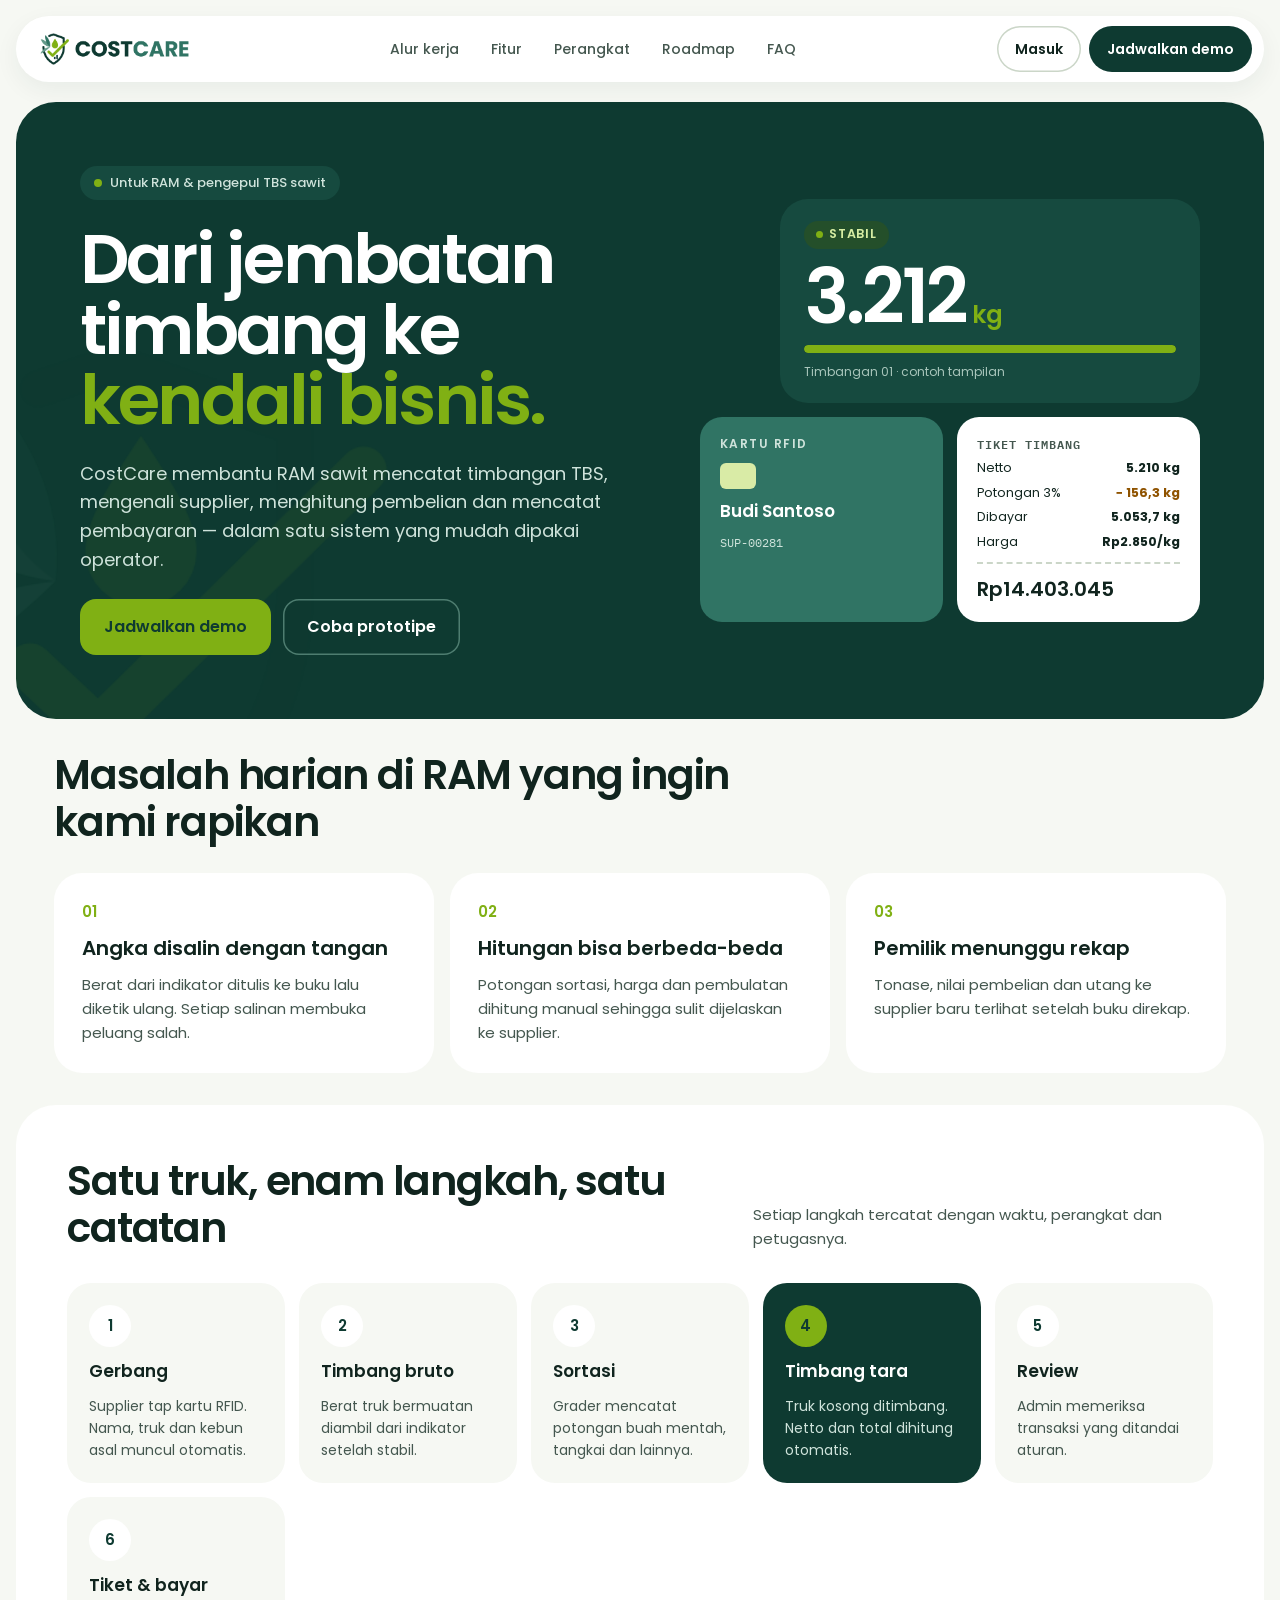
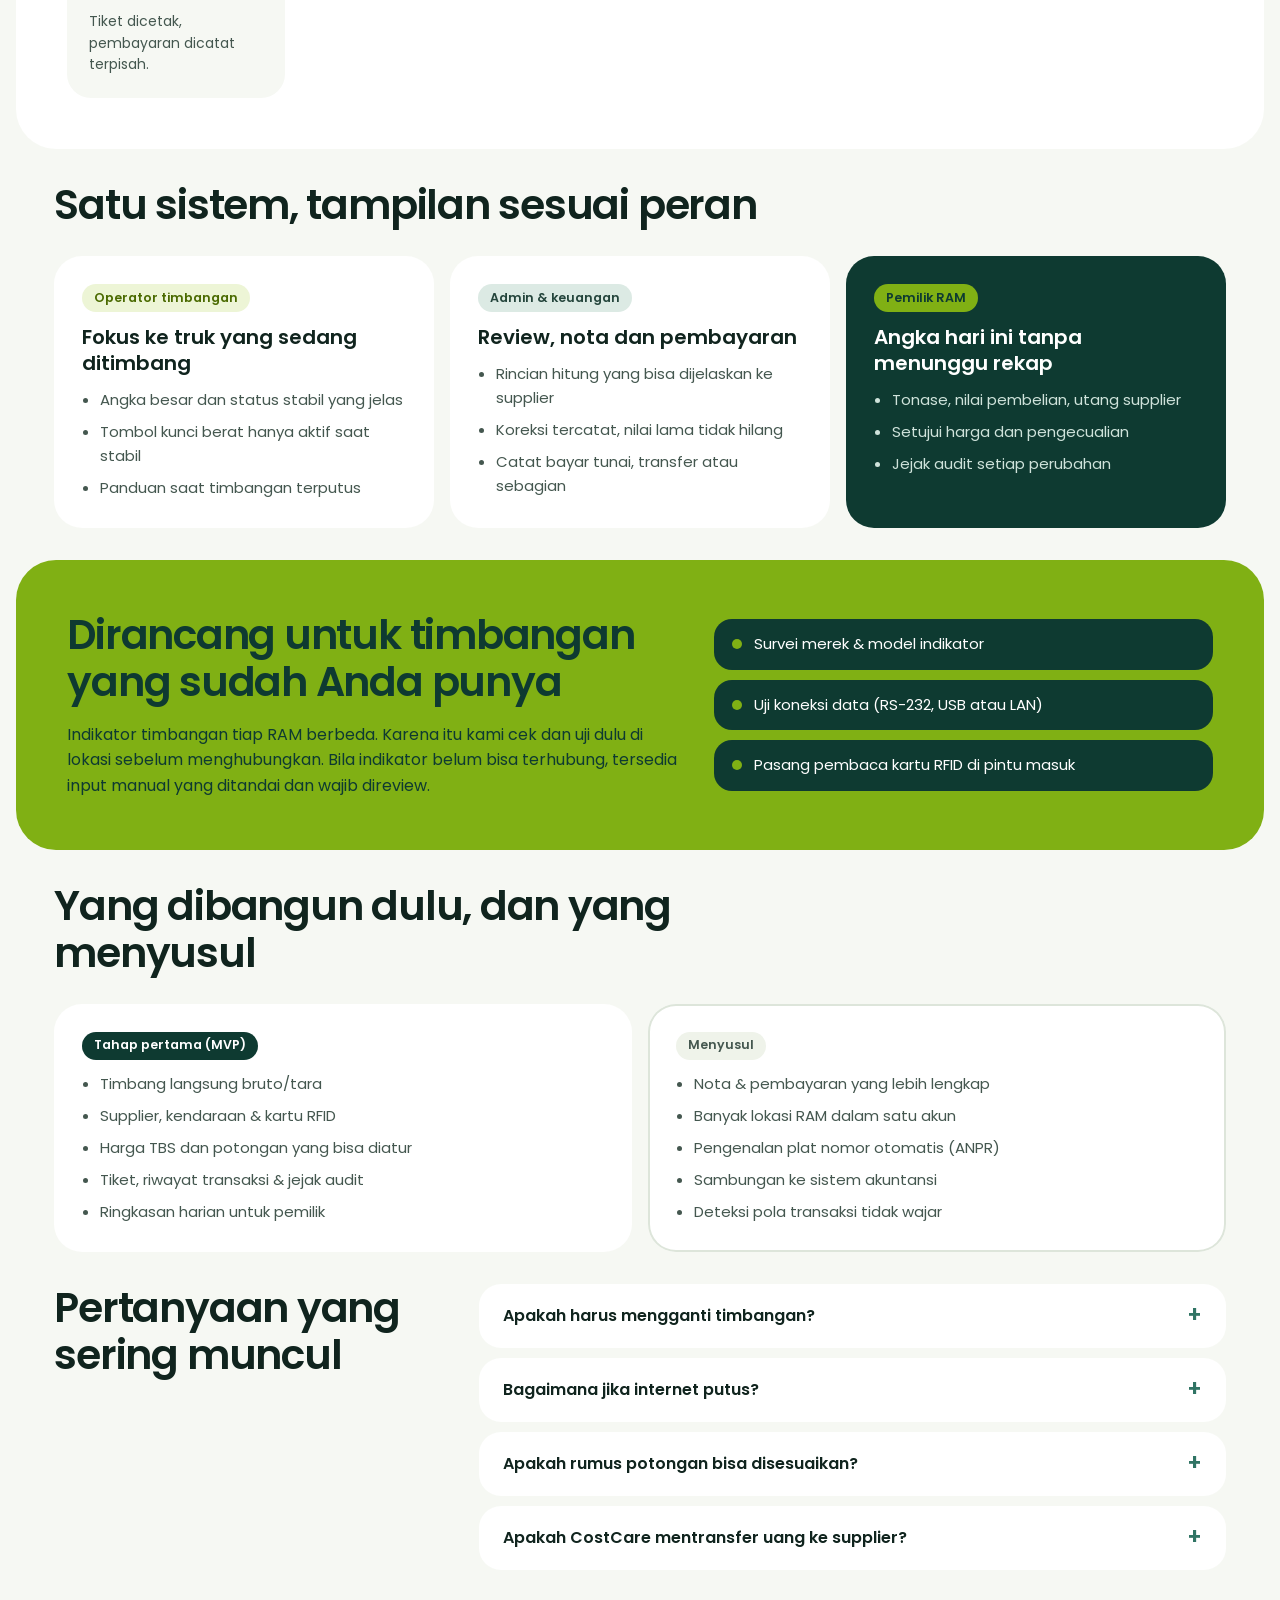
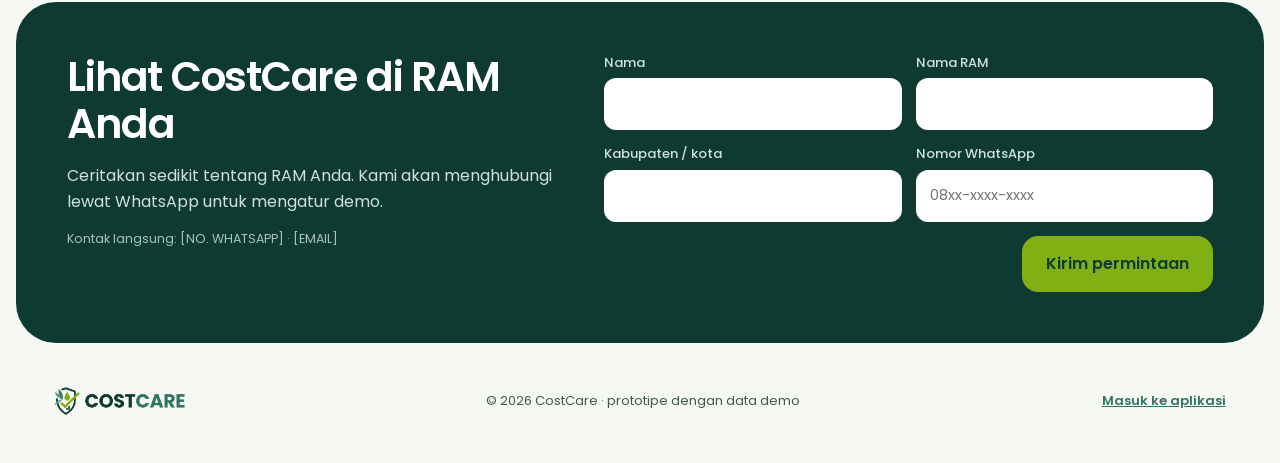
<file: index.html>
<!doctype html>
<html lang="id">
<head>
  <meta charset="utf-8">
  <meta name="viewport" content="width=device-width, initial-scale=1">
  <title>CostCare — Sistem Timbang &amp; Pembelian TBS untuk RAM Sawit</title>
  <meta name="description" content="CostCare membantu RAM sawit mencatat timbangan TBS, mengenali supplier, menghitung pembelian dan mencatat pembayaran dalam satu sistem.">
  <link rel="icon" href="assets/img/favicon.png">
  <link rel="preconnect" href="https://fonts.googleapis.com">
  <link rel="preconnect" href="https://fonts.gstatic.com" crossorigin>
  <link href="https://fonts.googleapis.com/css2?family=IBM+Plex+Mono:wght@500;600&family=Poppins:wght@400;500;600;700&display=swap" rel="stylesheet">
  <link rel="stylesheet" href="assets/css/base.css?v=2">
  <link rel="stylesheet" href="assets/css/site.css?v=2">
</head>
<body class="site">
<a href="#konten" class="sr-only">Lewati ke konten</a>
<div class="site-wrap">

  <header class="site-header container" id="site-header">
    <a class="brand" href="index.html"><img src="assets/img/costcare-logo.png" alt="CostCare"></a>
    <button type="button" class="menu-toggle" id="menu-toggle" aria-expanded="false" aria-controls="site-nav" aria-label="Buka menu">
      <svg width="20" height="20" viewBox="0 0 24 24" fill="none" stroke="currentColor" stroke-width="2" stroke-linecap="round" aria-hidden="true"><path d="M4 7h16M4 12h16M4 17h16"/></svg>
    </button>
    <nav class="site-nav" id="site-nav" aria-label="Navigasi situs">
      <a href="#alur">Alur kerja</a>
      <a href="#peran">Fitur</a>
      <a href="#perangkat">Perangkat</a>
      <a href="#roadmap">Roadmap</a>
      <a href="#faq">FAQ</a>
    </nav>
    <div class="site-cta">
      <a class="btn btn-outline btn-pill" href="masuk.html">Masuk</a>
      <a class="btn btn-dark btn-pill" href="#demo">Jadwalkan demo</a>
    </div>
  </header>

  <main id="konten" class="col" style="gap:32px">
    <section class="hero container" aria-labelledby="hero-title">
      <img class="watermark" src="assets/img/costcare-mark.png" alt="" style="left:-140px;bottom:-180px;width:520px">
      <div class="hero-copy">
        <span class="eyebrow-pill"><i></i>Untuk RAM &amp; pengepul TBS sawit</span>
        <h1 id="hero-title">Dari jembatan timbang ke <em>kendali bisnis.</em></h1>
        <p class="lead">CostCare membantu RAM sawit mencatat timbangan TBS, mengenali supplier, menghitung pembelian dan mencatat pembayaran — dalam satu sistem yang mudah dipakai operator.</p>
        <div class="hero-actions">
          <a class="btn btn-primary btn-lg btn-pill" href="#demo">Jadwalkan demo</a>
          <a class="btn btn-lg btn-pill btn-ghost-dark" href="masuk.html">Coba prototipe</a>
        </div>
      </div>
      <div class="hero-visual" aria-hidden="true">
        <div class="hv-weight">
          <span class="chip chip-lime" style="align-self:flex-start;background:#244F2A;color:#D7EDA3;letter-spacing:.06em"><span class="dot" style="background:var(--lime)"></span>STABIL</span>
          <span class="w" id="hero-weight">3.210<span> kg</span></span>
          <div class="stab-bar" style="height:8px;border-radius:999px;background:var(--forest);overflow:hidden"><i style="display:block;width:100%;height:100%;background:var(--lime);border-radius:999px"></i></div>
          <span class="xs" style="color:var(--on-dark)">Timbangan 01 · contoh tampilan</span>
        </div>
        <div class="hv-row">
          <div class="rfid-card" style="position:relative;overflow:hidden;background:var(--teal);color:#fff;border-radius:22px;padding:18px 20px;display:flex;flex-direction:column;gap:10px">
            <span class="xs" style="font-weight:600;letter-spacing:.12em;color:var(--on-dark-2)">KARTU RFID</span>
            <span style="width:36px;height:26px;border-radius:6px;background:#D9EBA6"></span>
            <span style="font-size:17px;font-weight:600">Budi Santoso</span>
            <span class="mono xs" style="color:var(--on-dark-2)">SUP-00281</span>
          </div>
          <div class="hv-ticket">
            <span class="mono xs strong" style="letter-spacing:.08em;color:var(--ink-2)">TIKET TIMBANG</span>
            <span class="r"><span>Netto</span><b>5.210 kg</b></span>
            <span class="r"><span>Potongan 3%</span><b class="warn-text">− 156,3 kg</b></span>
            <span class="r"><span>Dibayar</span><b>5.053,7 kg</b></span>
            <span class="r"><span>Harga</span><b>Rp2.850/kg</b></span>
            <span style="height:0;border-top:2px dashed var(--line-2);margin:4px 0"></span>
            <span style="font-size:20px;font-weight:600">Rp14.403.045</span>
          </div>
        </div>
      </div>
    </section>

    <section class="container section-pad col" style="gap:28px" aria-labelledby="masalah">
      <h2 class="section-title" id="masalah">Masalah harian di RAM yang ingin kami rapikan</h2>
      <div class="feature-grid">
        <div class="feature"><span class="n">01</span><h3>Angka disalin dengan tangan</h3><p>Berat dari indikator ditulis ke buku lalu diketik ulang. Setiap salinan membuka peluang salah.</p></div>
        <div class="feature"><span class="n">02</span><h3>Hitungan bisa berbeda-beda</h3><p>Potongan sortasi, harga dan pembulatan dihitung manual sehingga sulit dijelaskan ke supplier.</p></div>
        <div class="feature"><span class="n">03</span><h3>Pemilik menunggu rekap</h3><p>Tonase, nilai pembelian dan utang ke supplier baru terlihat setelah buku direkap.</p></div>
      </div>
    </section>

    <section class="band container" id="alur" aria-labelledby="judul-alur">
      <div style="display:flex;flex-wrap:wrap;align-items:flex-end;justify-content:space-between;gap:16px">
        <h2 class="section-title" id="judul-alur" style="max-width:640px">Satu truk, enam langkah, satu catatan</h2>
        <p class="section-lead">Setiap langkah tercatat dengan waktu, perangkat dan petugasnya.</p>
      </div>
      <ol class="steps">
        <li><span class="n">1</span><h3>Gerbang</h3><p>Supplier tap kartu RFID. Nama, truk dan kebun asal muncul otomatis.</p></li>
        <li><span class="n">2</span><h3>Timbang bruto</h3><p>Berat truk bermuatan diambil dari indikator setelah stabil.</p></li>
        <li><span class="n">3</span><h3>Sortasi</h3><p>Grader mencatat potongan buah mentah, tangkai dan lainnya.</p></li>
        <li class="hi"><span class="n">4</span><h3>Timbang tara</h3><p>Truk kosong ditimbang. Netto dan total dihitung otomatis.</p></li>
        <li><span class="n">5</span><h3>Review</h3><p>Admin memeriksa transaksi yang ditandai aturan.</p></li>
        <li><span class="n">6</span><h3>Tiket &amp; bayar</h3><p>Tiket dicetak, pembayaran dicatat terpisah.</p></li>
      </ol>
    </section>

    <section class="container section-pad col" style="gap:28px" id="peran" aria-labelledby="judul-peran">
      <h2 class="section-title" id="judul-peran">Satu sistem, tampilan sesuai peran</h2>
      <div class="feature-grid">
        <div class="feature"><span class="chip chip-ok" style="align-self:flex-start">Operator timbangan</span><h3>Fokus ke truk yang sedang ditimbang</h3><ul><li>Angka besar dan status stabil yang jelas</li><li>Tombol kunci berat hanya aktif saat stabil</li><li>Panduan saat timbangan terputus</li></ul></div>
        <div class="feature"><span class="chip chip-done" style="align-self:flex-start">Admin &amp; keuangan</span><h3>Review, nota dan pembayaran</h3><ul><li>Rincian hitung yang bisa dijelaskan ke supplier</li><li>Koreksi tercatat, nilai lama tidak hilang</li><li>Catat bayar tunai, transfer atau sebagian</li></ul></div>
        <div class="feature dark"><span class="chip chip-lime" style="align-self:flex-start">Pemilik RAM</span><h3>Angka hari ini tanpa menunggu rekap</h3><ul><li>Tonase, nilai pembelian, utang supplier</li><li>Setujui harga dan pengecualian</li><li>Jejak audit setiap perubahan</li></ul></div>
      </div>
    </section>

    <section class="band lime container" id="perangkat" aria-labelledby="judul-perangkat">
      <div style="flex:1.2 1 400px;display:flex;flex-direction:column;gap:16px">
        <h2 class="section-title" id="judul-perangkat">Dirancang untuk timbangan yang sudah Anda punya</h2>
        <p style="font-size:16px;line-height:1.6">Indikator timbangan tiap RAM berbeda. Karena itu kami cek dan uji dulu di lokasi sebelum menghubungkan. Bila indikator belum bisa terhubung, tersedia input manual yang ditandai dan wajib direview.</p>
      </div>
      <ul class="checklist" style="flex:1 1 320px">
        <li><i></i>Survei merek &amp; model indikator</li>
        <li><i></i>Uji koneksi data (RS-232, USB atau LAN)</li>
        <li><i></i>Pasang pembaca kartu RFID di pintu masuk</li>
      </ul>
    </section>

    <section class="container section-pad col" style="gap:28px" id="roadmap" aria-labelledby="judul-roadmap">
      <h2 class="section-title" id="judul-roadmap">Yang dibangun dulu, dan yang menyusul</h2>
      <div class="feature-grid">
        <div class="feature"><span class="chip chip-dark" style="align-self:flex-start">Tahap pertama (MVP)</span><ul><li>Timbang langsung bruto/tara</li><li>Supplier, kendaraan &amp; kartu RFID</li><li>Harga TBS dan potongan yang bisa diatur</li><li>Tiket, riwayat transaksi &amp; jejak audit</li><li>Ringkasan harian untuk pemilik</li></ul></div>
        <div class="feature" style="box-shadow:inset 0 0 0 2px var(--line)"><span class="chip" style="align-self:flex-start">Menyusul</span><ul><li>Nota &amp; pembayaran yang lebih lengkap</li><li>Banyak lokasi RAM dalam satu akun</li><li>Pengenalan plat nomor otomatis (ANPR)</li><li>Sambungan ke sistem akuntansi</li><li>Deteksi pola transaksi tidak wajar</li></ul></div>
      </div>
    </section>

    <section class="container section-pad" id="faq" aria-labelledby="judul-faq" style="display:flex;flex-wrap:wrap;gap:32px">
      <h2 class="section-title" id="judul-faq" style="flex:1 1 280px">Pertanyaan yang sering muncul</h2>
      <div class="faq" style="flex:2 1 520px">
        <details><summary>Apakah harus mengganti timbangan?</summary><p>Tidak harus. Kami cek dulu apakah indikator yang ada bisa mengirim data. Hasil survei menentukan cara menghubungkannya.</p></details>
        <details><summary>Bagaimana jika internet putus?</summary><p>Kebutuhan kerja tanpa internet sedang kami pelajari bersama RAM percontohan. Detailnya dikonfirmasi sebelum pemasangan.</p></details>
        <details><summary>Apakah rumus potongan bisa disesuaikan?</summary><p>Bisa. Dasar potongan, pembulatan berat dan pembulatan rupiah diatur per RAM, dan setiap perubahannya tercatat.</p></details>
        <details><summary>Apakah CostCare mentransfer uang ke supplier?</summary><p>Tidak. CostCare mencatat pembayaran yang Anda lakukan sendiri lewat tunai atau bank.</p></details>
      </div>
    </section>

    <section class="band dark container" id="demo" aria-labelledby="judul-demo">
      <div style="flex:1 1 340px;display:flex;flex-direction:column;gap:16px">
        <h2 class="section-title" id="judul-demo">Lihat CostCare di RAM Anda</h2>
        <p style="font-size:16px;line-height:1.6;color:var(--on-dark-2)">Ceritakan sedikit tentang RAM Anda. Kami akan menghubungi lewat WhatsApp untuk mengatur demo.</p>
        <span class="small" style="color:var(--on-dark)">Kontak langsung: [NO. WHATSAPP] · [EMAIL]</span>
      </div>
      <form class="demo-form" id="demo-form" novalidate>
        <div class="field"><label for="d-nama">Nama</label><input class="input" id="d-nama" name="nama" autocomplete="name" required></div>
        <div class="field"><label for="d-ram">Nama RAM</label><input class="input" id="d-ram" name="ram" required></div>
        <div class="field"><label for="d-lokasi">Kabupaten / kota</label><input class="input" id="d-lokasi" name="lokasi"></div>
        <div class="field"><label for="d-wa">Nomor WhatsApp</label><input class="input" id="d-wa" name="wa" type="tel" inputmode="tel" autocomplete="tel" placeholder="08xx-xxxx-xxxx" required></div>
        <div class="full" style="display:flex;flex-wrap:wrap;align-items:center;justify-content:space-between;gap:12px">
          <span class="small strong" id="demo-msg" role="status" style="color:var(--on-dark-2)"></span>
          <button type="submit" class="btn btn-primary btn-lg btn-pill">Kirim permintaan</button>
        </div>
      </form>
    </section>
  </main>

  <footer class="site-footer container">
    <img src="assets/img/costcare-logo.png" alt="CostCare">
    <span>© <span id="year">2026</span> CostCare · prototipe dengan data demo</span>
    <a href="masuk.html" class="strong">Masuk ke aplikasi</a>
  </footer>
</div>
<script src="assets/js/store.js?v=2"></script>
<script>
(function () {
  'use strict';
  var header = document.getElementById('site-header');
  var toggle = document.getElementById('menu-toggle');
  document.getElementById('year').textContent = new Date().getFullYear();
  toggle.addEventListener('click', function () {
    var open = header.classList.toggle('open');
    toggle.setAttribute('aria-expanded', String(open));
    toggle.setAttribute('aria-label', open ? 'Tutup menu' : 'Buka menu');
  });
  document.querySelectorAll('.site-nav a, .site-cta a').forEach(function (a) {
    a.addEventListener('click', function () { header.classList.remove('open'); toggle.setAttribute('aria-expanded', 'false'); });
  });

  // angka hero bergerak pelan seperti indikator
  var w = document.getElementById('hero-weight');
  if (!window.matchMedia('(prefers-reduced-motion: reduce)').matches) {
    var vals = [3210, 3212, 3209, 3210, 3211, 3210];
    var i = 0;
    setInterval(function () { i = (i + 1) % vals.length; w.firstChild.textContent = vals[i].toLocaleString('id-ID'); }, 900);
  }

  var form = document.getElementById('demo-form');
  var msg = document.getElementById('demo-msg');
  form.addEventListener('submit', function (e) {
    e.preventDefault();
    var nama = form.nama, ram = form.ram, wa = form.wa, bad = [];
    [nama, ram, wa].forEach(function (el) { el.removeAttribute('aria-invalid'); });
    if (nama.value.trim().length < 3) bad.push(nama);
    if (ram.value.trim().length < 3) bad.push(ram);
    if (!/^[0-9+\-\s]{9,16}$/.test(wa.value.trim())) bad.push(wa);
    if (bad.length) {
      bad.forEach(function (el) { el.setAttribute('aria-invalid', 'true'); });
      msg.style.color = '#F6C2B9';
      msg.textContent = bad[0] === wa ? 'Nomor WhatsApp tidak valid (9–16 digit).' : 'Lengkapi nama dan nama RAM (minimal 3 huruf).';
      bad[0].focus();
      return;
    }
    var S = window.CC.store;
    S.state.demoRequests.push({ at: Date.now(), nama: nama.value.trim(), ram: ram.value.trim(), lokasi: form.lokasi.value.trim(), wa: wa.value.trim() });
    S.commit();
    form.reset();
    msg.style.color = '#D7EDA3';
    msg.textContent = 'Terima kasih! Permintaan tersimpan (prototipe — belum terkirim ke server).';
  });
})();
</script>
</body>
</html>
</file>
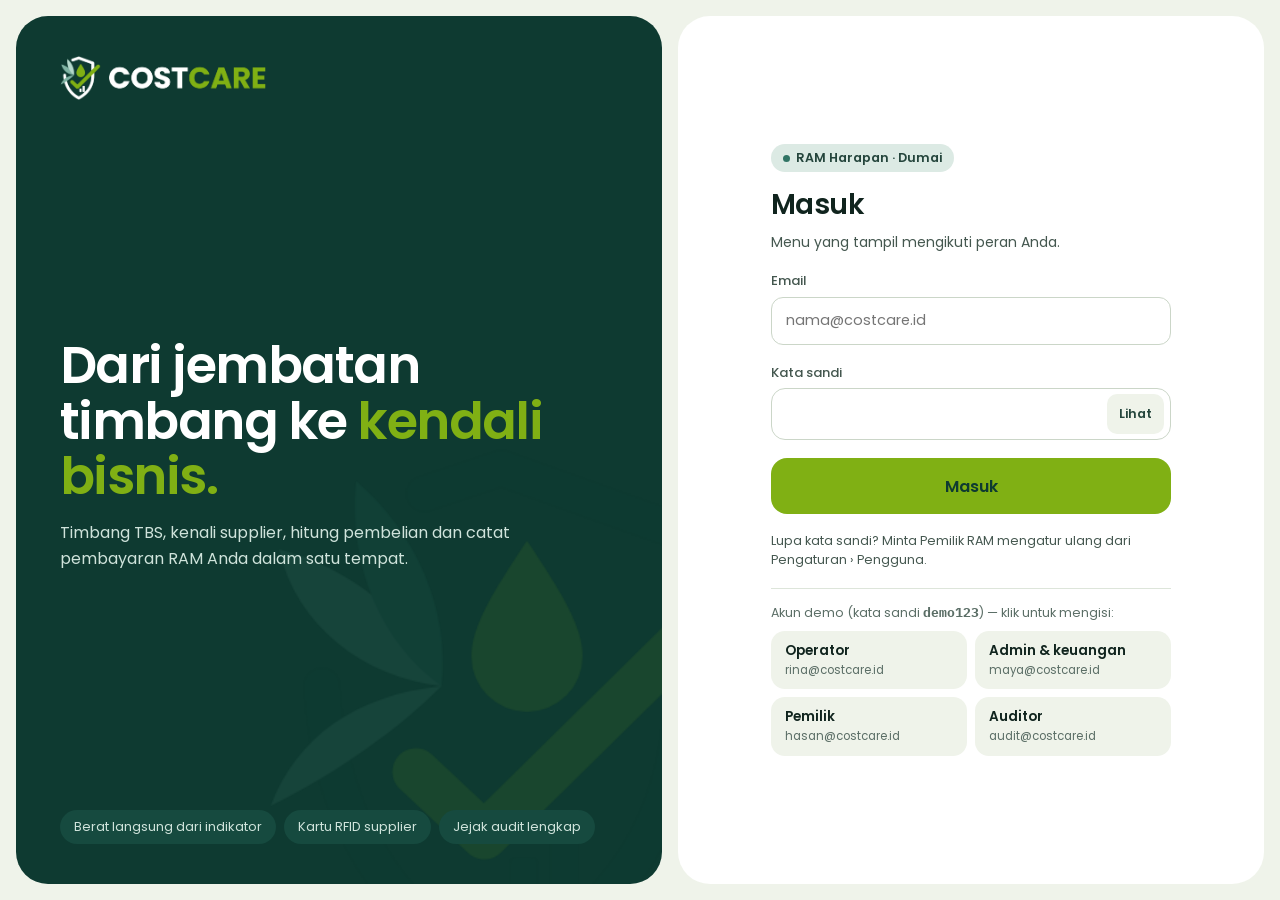
<file: masuk.html>
<!doctype html>
<html lang="id">
<head>
  <meta charset="utf-8">
  <meta name="viewport" content="width=device-width, initial-scale=1">
  <title>Masuk — CostCare</title>
  <meta name="description" content="Masuk ke aplikasi CostCare untuk RAM sawit.">
  <link rel="icon" href="assets/img/favicon.png">
  <link rel="preconnect" href="https://fonts.googleapis.com">
  <link rel="preconnect" href="https://fonts.gstatic.com" crossorigin>
  <link href="https://fonts.googleapis.com/css2?family=IBM+Plex+Mono:wght@400;500;600&family=Poppins:wght@400;500;600;700&display=swap" rel="stylesheet">
  <link rel="stylesheet" href="assets/css/base.css?v=2">
  <link rel="stylesheet" href="assets/css/site.css?v=2">
</head>
<body>
<div class="login">
  <section class="login-art" aria-label="Tentang CostCare">
    <img class="watermark" src="assets/img/costcare-mark.png" alt="" style="right:-120px;bottom:-120px;width:520px;opacity:.1">
    <a href="index.html"><img class="logo" src="assets/img/costcare-logo-ondark.png" alt="CostCare"></a>
    <div style="display:flex;flex-direction:column;gap:16px">
      <h1>Dari jembatan timbang ke <em>kendali bisnis.</em></h1>
      <p>Timbang TBS, kenali supplier, hitung pembelian dan catat pembayaran RAM Anda dalam satu tempat.</p>
    </div>
    <ul>
      <li>Berat langsung dari indikator</li>
      <li>Kartu RFID supplier</li>
      <li>Jejak audit lengkap</li>
    </ul>
  </section>

  <main class="login-main">
    <form class="login-form" id="login-form" novalidate aria-labelledby="login-title">
      <div style="display:flex;flex-direction:column;gap:6px">
        <span class="chip chip-done" id="site-chip" style="align-self:flex-start"><span class="dot"></span>RAM Harapan · Dumai</span>
        <h2 id="login-title" style="margin-top:6px">Masuk</h2>
        <span class="muted-2">Menu yang tampil mengikuti peran Anda.</span>
      </div>
      <div class="field">
        <label for="email">Email</label>
        <input class="input" id="email" name="email" type="email" autocomplete="username" placeholder="nama@costcare.id" required>
      </div>
      <div class="field">
        <label for="password">Kata sandi</label>
        <div class="pw-wrap" id="pw-wrap">
          <input id="password" name="password" type="password" autocomplete="current-password" required>
          <button type="button" id="toggle-pw" aria-pressed="false" aria-controls="password">Lihat</button>
        </div>
      </div>
      <p class="notice bad" id="login-error" role="alert" hidden></p>
      <button type="submit" class="btn btn-primary btn-lg btn-block" id="login-btn">Masuk</button>
      <span class="small muted-2">Lupa kata sandi? Minta Pemilik RAM mengatur ulang dari Pengaturan › Pengguna.</span>

      <div class="demo-accounts">
        <span class="small muted">Akun demo (kata sandi <b class="mono">demo123</b>) — klik untuk mengisi:</span>
        <div class="list">
          <button type="button" class="demo-acc" data-email="rina@costcare.id"><b>Operator</b><small>rina@costcare.id</small></button>
          <button type="button" class="demo-acc" data-email="maya@costcare.id"><b>Admin &amp; keuangan</b><small>maya@costcare.id</small></button>
          <button type="button" class="demo-acc" data-email="hasan@costcare.id"><b>Pemilik</b><small>hasan@costcare.id</small></button>
          <button type="button" class="demo-acc" data-email="audit@costcare.id"><b>Auditor</b><small>audit@costcare.id</small></button>
        </div>
      </div>
    </form>
  </main>
</div>
<script src="assets/js/store.js?v=2"></script>
<script>
(function () {
  'use strict';
  var S = window.CC.store;
  var HOME = { pemilik: 'ringkasan.html', admin: 'ringkasan.html', operator: 'timbang.html', auditor: 'ringkasan.html' };
  var form = document.getElementById('login-form');
  var email = document.getElementById('email');
  var pw = document.getElementById('password');
  var wrap = document.getElementById('pw-wrap');
  var err = document.getElementById('login-error');
  var btn = document.getElementById('login-btn');
  var st = S.state.settings;
  document.getElementById('site-chip').lastChild.textContent = st.site + ' · ' + st.city;

  var params = new URLSearchParams(location.search);
  var next = params.get('next');
  var existing = S.currentUser();
  if (existing && !next) { /* sudah masuk */ }

  function showError(msg) { err.textContent = msg; err.hidden = false; }
  function clearError() { err.hidden = true; email.removeAttribute('aria-invalid'); wrap.classList.remove('invalid'); pw.removeAttribute('aria-invalid'); }

  document.getElementById('toggle-pw').addEventListener('click', function () {
    var show = pw.type === 'password';
    pw.type = show ? 'text' : 'password';
    this.textContent = show ? 'Sembunyikan' : 'Lihat';
    this.setAttribute('aria-pressed', String(show));
  });
  email.addEventListener('input', clearError);
  pw.addEventListener('input', clearError);

  document.querySelectorAll('.demo-acc').forEach(function (b) {
    b.addEventListener('click', function () {
      email.value = b.getAttribute('data-email');
      pw.value = S.DEMO_PASSWORD;
      clearError();
      btn.focus();
    });
  });

  form.addEventListener('submit', function (e) {
    e.preventDefault();
    clearError();
    var bad = false;
    if (!email.value.trim()) { email.setAttribute('aria-invalid', 'true'); bad = true; }
    if (!pw.value) { pw.setAttribute('aria-invalid', 'true'); wrap.classList.add('invalid'); bad = true; }
    if (bad) { showError('Isi email dan kata sandi.'); (email.value.trim() ? pw : email).focus(); return; }
    btn.disabled = true; btn.textContent = 'Memeriksa…';
    setTimeout(function () {
      var u = S.login(email.value, pw.value);
      if (!u) {
        btn.disabled = false; btn.textContent = 'Masuk';
        showError('Email atau kata sandi salah. Coba akun demo di bawah.');
        pw.select();
        return;
      }
      var target = next && /^[a-z]+\.html$/.test(next) ? next : HOME[u.role];
      location.href = 'app/' + target;
    }, 450);
  });
})();
</script>
</body>
</html>
</file>
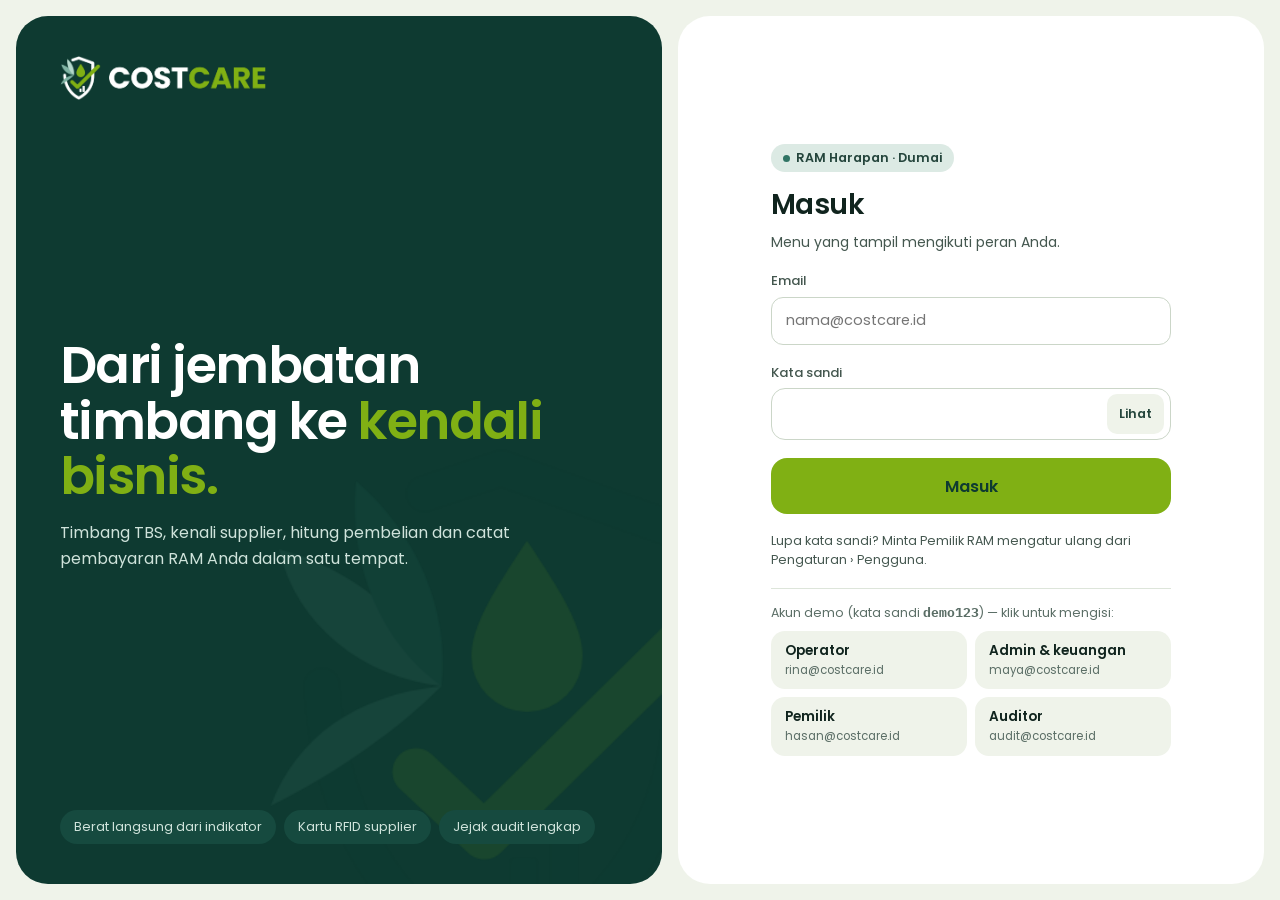
<file: app/harga.html>
<!doctype html>
<html lang="id">
<head>
  <meta charset="utf-8">
  <meta name="viewport" content="width=device-width, initial-scale=1">
  <title>Harga TBS &amp; Potongan — CostCare</title>
  <link rel="icon" href="../assets/img/favicon.png">
  <link rel="preconnect" href="https://fonts.googleapis.com">
  <link rel="preconnect" href="https://fonts.gstatic.com" crossorigin>
  <link href="https://fonts.googleapis.com/css2?family=IBM+Plex+Mono:wght@400;500;600&family=Poppins:wght@400;500;600;700&display=swap" rel="stylesheet">
  <link rel="stylesheet" href="../assets/css/base.css?v=2">
  <link rel="stylesheet" href="../assets/css/app.css?v=2">
</head>
<body>
<div class="shell">
  <header class="topbar" id="topbar"></header>

  <main id="main" class="col">
    <div class="page-head">
      <div>
        <div class="eyebrow">Data master · berlaku untuk transaksi baru</div>
        <h1>Harga TBS &amp; Potongan</h1>
      </div>
      <button type="button" class="btn btn-primary btn-pill" id="propose-btn" hidden>+ Ajukan harga baru</button>
    </div>

    <form class="card" id="propose-form" hidden novalidate>
      <div class="card-head"><h2>Ajukan perubahan harga</h2><span class="small muted-2" id="propose-note"></span></div>
      <div class="form-grid">
        <div class="field"><label for="p-price">Harga baru (Rp/kg)</label><input class="input input-lg" id="p-price" inputmode="numeric" placeholder="cth. 2880"><span class="field-error" id="p-price-err" hidden></span></div>
        <div class="field"><label for="p-from">Berlaku mulai</label><input class="input" id="p-from" type="date"><span class="field-error" id="p-from-err" hidden></span></div>
        <div class="field"><label for="p-reason">Dasar perubahan</label><select class="input" id="p-reason"><option>Harga beli pabrik naik</option><option>Harga beli pabrik turun</option><option>Harga penetapan Disbun</option><option>Kebijakan RAM</option></select></div>
      </div>
      <p class="small muted-2">Transaksi yang sudah dibuat tetap memakai harga lamanya. Harga baru otomatis aktif pada tanggal berlaku.</p>
      <div class="form-actions"><button type="button" class="btn btn-outline" id="propose-cancel">Batal</button><button type="submit" class="btn btn-dark">Kirim pengajuan</button></div>
    </form>

    <div class="row stretch">
      <section class="card card-dark f1" aria-labelledby="t-aktif" style="padding:26px 28px">
        <img class="watermark" src="../assets/img/costcare-mark.png" alt="" style="right:-60px;bottom:-70px;width:260px;opacity:.08">
        <h2 id="t-aktif" style="font-size:14px;font-weight:500;color:var(--on-dark);position:relative">Harga TBS berlaku sekarang</h2>
        <div id="active-price" style="position:relative;display:flex;flex-direction:column;gap:14px"></div>
      </section>
      <section class="card f1" aria-labelledby="t-jadwal">
        <h2 id="t-jadwal">Perubahan terjadwal</h2>
        <div class="col" style="gap:12px;flex:1" id="scheduled"></div>
      </section>
      <section class="card f15" aria-labelledby="t-riwayat">
        <h2 id="t-riwayat">Riwayat harga</h2>
        <div class="bars" id="price-bars" role="img" style="height:180px"></div>
        <span class="xs muted">Tinggi batang dihitung dari selisih terhadap harga terendah. Garis putus = terjadwal.</span>
      </section>
    </div>

    <section class="card" aria-labelledby="t-pot" style="padding:24px 12px 12px">
      <div class="card-head" style="padding:0 12px">
        <div style="display:flex;flex-direction:column;gap:4px">
          <h2 id="t-pot">Jenis potongan sortasi</h2>
          <span class="card-sub">Grader mencatat persen per transaksi. Di sini Anda mengatur jenis potongan dan batas review.</span>
        </div>
        <div style="display:flex;flex-wrap:wrap;align-items:center;gap:10px">
          <label class="small strong" for="review-pot">Batas review total</label>
          <span style="display:inline-flex;align-items:center;gap:6px"><input class="input" id="review-pot" type="number" min="1" max="20" step="0.5" style="width:90px;min-height:42px"><span class="small">%</span></span>
          <button type="button" class="btn btn-sm btn-outline" id="add-ded-btn" hidden>+ Jenis potongan</button>
        </div>
      </div>
      <div class="table-wrap">
        <table class="rows" style="min-width:820px">
          <thead><tr><th>Jenis potongan</th><th>Dihitung dari</th><th>Rata-rata bulan ini</th><th>Contoh kondisi</th><th>Aktif</th></tr></thead>
          <tbody id="ded-rows"></tbody>
        </table>
      </div>
      <p class="small muted" style="padding:4px 12px 8px" id="ded-note"></p>
    </section>

    <section class="card" aria-labelledby="t-log" style="padding:22px 12px 12px">
      <h2 id="t-log" style="padding:0 12px">Semua pengajuan harga</h2>
      <div class="table-wrap">
        <table class="rows" style="min-width:760px">
          <thead><tr><th>Berlaku mulai</th><th class="right">Harga</th><th>Dasar</th><th>Diajukan</th><th>Diputuskan</th><th>Status</th></tr></thead>
          <tbody id="price-log"></tbody>
        </table>
      </div>
    </section>
  </main>
</div>
<div id="toast-root" class="toast-root" aria-live="polite"></div>
<script src="../assets/js/store.js?v=2"></script>
<script src="../assets/js/ui.js?v=2"></script>
<script src="../assets/js/pages/harga.js?v=2"></script>
</body>
</html>
</file>
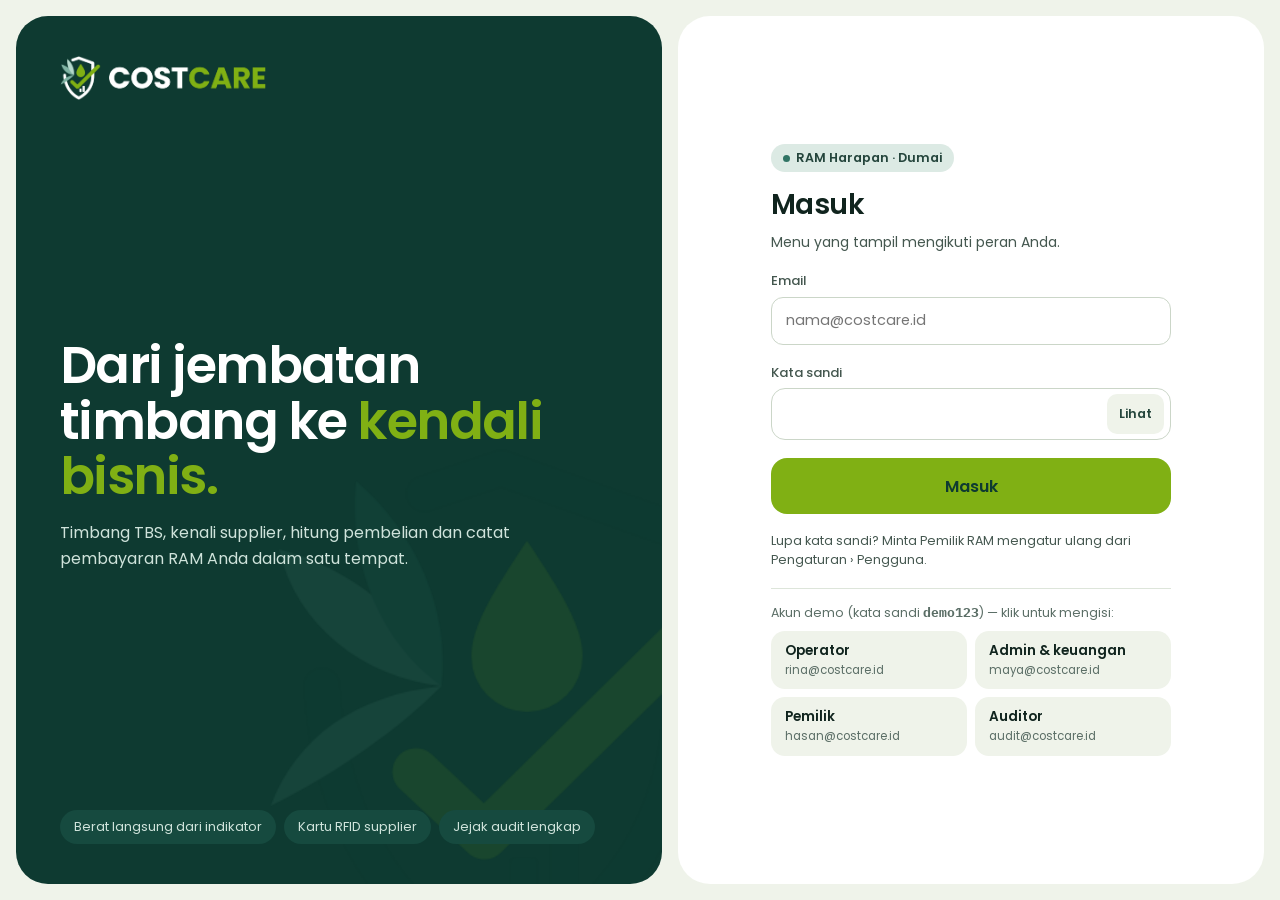
<file: app/laporan.html>
<!doctype html>
<html lang="id">
<head>
  <meta charset="utf-8">
  <meta name="viewport" content="width=device-width, initial-scale=1">
  <title>Laporan — CostCare</title>
  <link rel="icon" href="../assets/img/favicon.png">
  <link rel="preconnect" href="https://fonts.googleapis.com">
  <link rel="preconnect" href="https://fonts.gstatic.com" crossorigin>
  <link href="https://fonts.googleapis.com/css2?family=IBM+Plex+Mono:wght@400;500;600&family=Poppins:wght@400;500;600;700&display=swap" rel="stylesheet">
  <link rel="stylesheet" href="../assets/css/base.css?v=2">
  <link rel="stylesheet" href="../assets/css/app.css?v=2">
</head>
<body>
<div class="shell">
  <header class="topbar" id="topbar"></header>

  <main id="main" class="col">
    <div class="page-head">
      <div>
        <div class="eyebrow" id="subtitle">—</div>
        <h1 id="title">Laporan</h1>
      </div>
      <div class="page-actions">
        <label class="sr-only" for="range">Periode</label>
        <select class="select-pill input" id="range" style="width:auto;min-height:46px">
          <option value="bulan">Bulan ini</option>
          <option value="bulan-lalu">Bulan lalu</option>
          <option value="7">7 hari terakhir</option>
          <option value="30">30 hari terakhir</option>
        </select>
        <button type="button" class="btn btn-teal btn-pill" id="csv-btn">Ekspor Excel (CSV)</button>
        <button type="button" class="btn btn-dark btn-pill" id="pdf-btn">Cetak / PDF</button>
      </div>
    </div>

    <div class="kpis" id="kpis"></div>

    <div class="row stretch">
      <section class="card f15" aria-labelledby="t-harian">
        <div class="card-head"><h2 id="t-harian">Tonase netto harian</h2><span class="small muted" id="daily-note"></span></div>
        <div class="bars" id="daily" role="img" style="height:230px;gap:4px"></div>
      </section>
      <section class="card f1" aria-labelledby="t-kas">
        <h2 id="t-kas">Arus kas ke supplier</h2>
        <div class="stack" id="cash-stack" role="img" style="height:18px"></div>
        <div id="cash"></div>
        <a href="pembayaran.html" class="small strong">Kelola pembayaran →</a>
      </section>
    </div>

    <div class="row stretch">
      <section class="card f1" aria-labelledby="t-pot">
        <h2 id="t-pot">Komposisi potongan</h2>
        <div class="stack" id="ded-stack" role="img" style="height:22px"></div>
        <ul class="legend" id="ded-legend" style="display:grid;grid-template-columns:repeat(auto-fit,minmax(170px,1fr));gap:10px"></ul>
        <span class="small muted" id="ded-note"></span>
      </section>
      <section class="card f1" aria-labelledby="t-flag">
        <div class="card-head"><h2 id="t-flag">Transaksi yang ditandai</h2><span class="small muted-2" id="flag-sum"></span></div>
        <div class="col" style="gap:8px" id="flags"></div>
        <p class="notice" style="box-shadow:inset 0 0 0 1.5px #B3C2B0;font-size:12.5px;color:var(--ink-2)"><span><strong style="color:var(--ink)">Roadmap</strong>Deteksi anomali berbasis pola. Saat ini penandaan memakai aturan yang bisa diatur dan selalu diputuskan manusia.</span></p>
      </section>
    </div>

    <section class="card" aria-labelledby="t-top" style="padding:22px 12px 12px">
      <h2 id="t-top" style="padding:0 12px">Supplier teratas</h2>
      <div class="table-wrap">
        <table class="rows" style="min-width:760px">
          <thead><tr><th>#</th><th>Supplier</th><th class="right">Transaksi</th><th class="right">Netto</th><th class="right">Nilai</th><th class="right">Rata-rata potongan</th><th>Porsi tonase</th></tr></thead>
          <tbody id="top"></tbody>
        </table>
      </div>
    </section>
  </main>
</div>
<div id="toast-root" class="toast-root" aria-live="polite"></div>
<script src="../assets/js/store.js?v=2"></script>
<script src="../assets/js/ui.js?v=2"></script>
<script src="../assets/js/pages/laporan.js?v=2"></script>
</body>
</html>
</file>
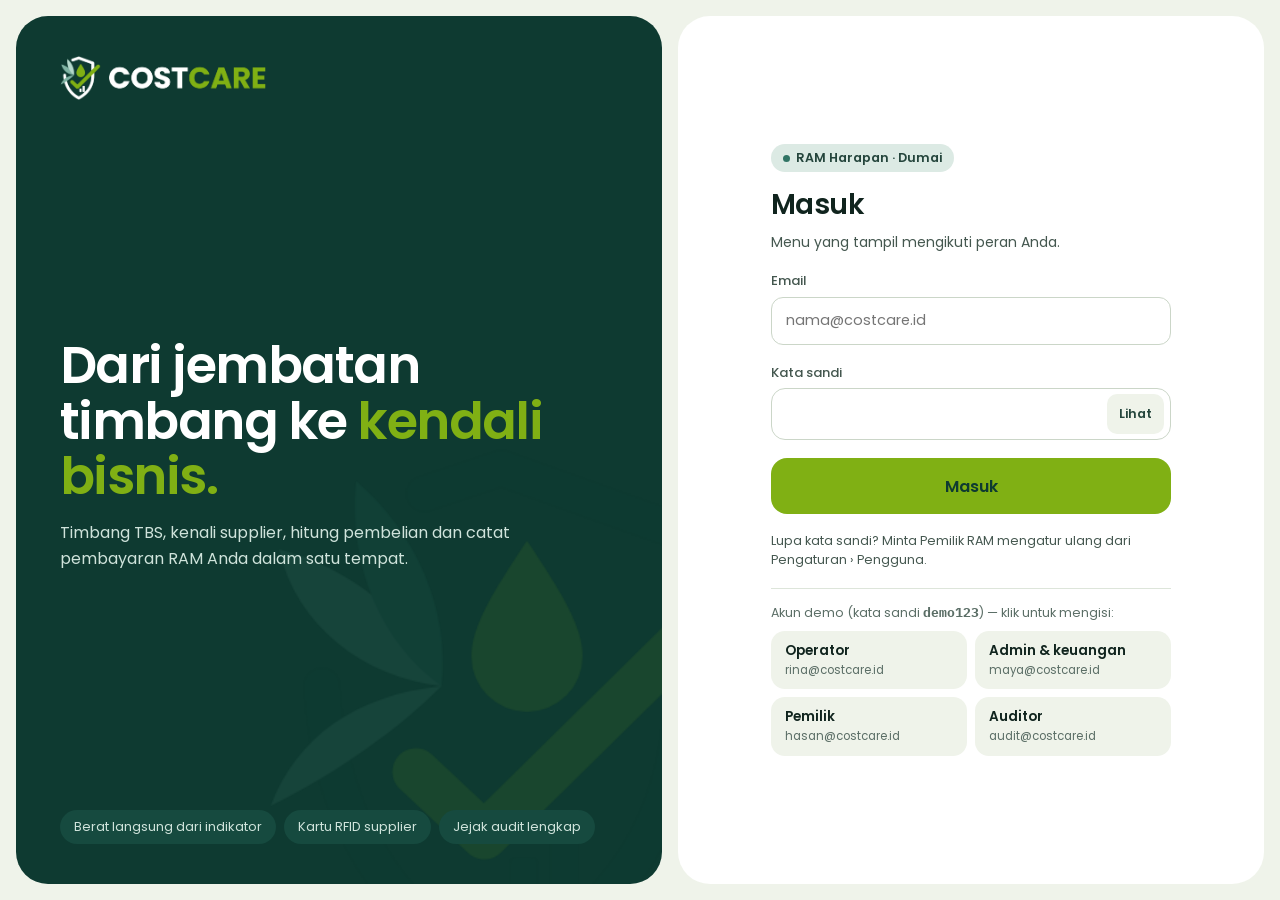
<file: app/pembayaran.html>
<!doctype html>
<html lang="id">
<head>
  <meta charset="utf-8">
  <meta name="viewport" content="width=device-width, initial-scale=1">
  <title>Nota &amp; Pembayaran — CostCare</title>
  <link rel="icon" href="../assets/img/favicon.png">
  <link rel="preconnect" href="https://fonts.googleapis.com">
  <link rel="preconnect" href="https://fonts.gstatic.com" crossorigin>
  <link href="https://fonts.googleapis.com/css2?family=IBM+Plex+Mono:wght@400;500;600&family=Poppins:wght@400;500;600;700&display=swap" rel="stylesheet">
  <link rel="stylesheet" href="../assets/css/base.css?v=2">
  <link rel="stylesheet" href="../assets/css/app.css?v=2">
</head>
<body>
<div class="shell">
  <header class="topbar" id="topbar"></header>

  <main id="main" class="col">
    <div class="page-head">
      <div>
        <div class="eyebrow">Keuangan · pencatatan saja, CostCare tidak mentransfer uang</div>
        <h1>Nota &amp; Pembayaran</h1>
      </div>
      <div class="page-actions">
        <label class="searchbox" style="min-width:260px">
          <svg width="18" height="18" viewBox="0 0 24 24" fill="none" stroke="#5B6E66" stroke-width="2" stroke-linecap="round" aria-hidden="true"><circle cx="11" cy="11" r="7"/><path d="M20 20l-4-4"/></svg>
          <span class="sr-only">Cari nota</span>
          <input type="search" id="q" placeholder="Supplier atau no. nota" autocomplete="off">
        </label>
        <button type="button" class="btn btn-teal btn-pill" id="export-btn">Ekspor rekap</button>
      </div>
    </div>

    <div class="kpis" id="kpis"></div>

    <div class="row">
      <section class="board f3" id="board" aria-label="Papan nota"></section>
      <section class="card f15" id="detail" aria-live="polite" style="flex-basis:380px"></section>
    </div>
  </main>
</div>
<div id="toast-root" class="toast-root" aria-live="polite"></div>
<script src="../assets/js/store.js?v=2"></script>
<script src="../assets/js/ui.js?v=2"></script>
<script src="../assets/js/pages/pembayaran.js?v=2"></script>
</body>
</html>
</file>
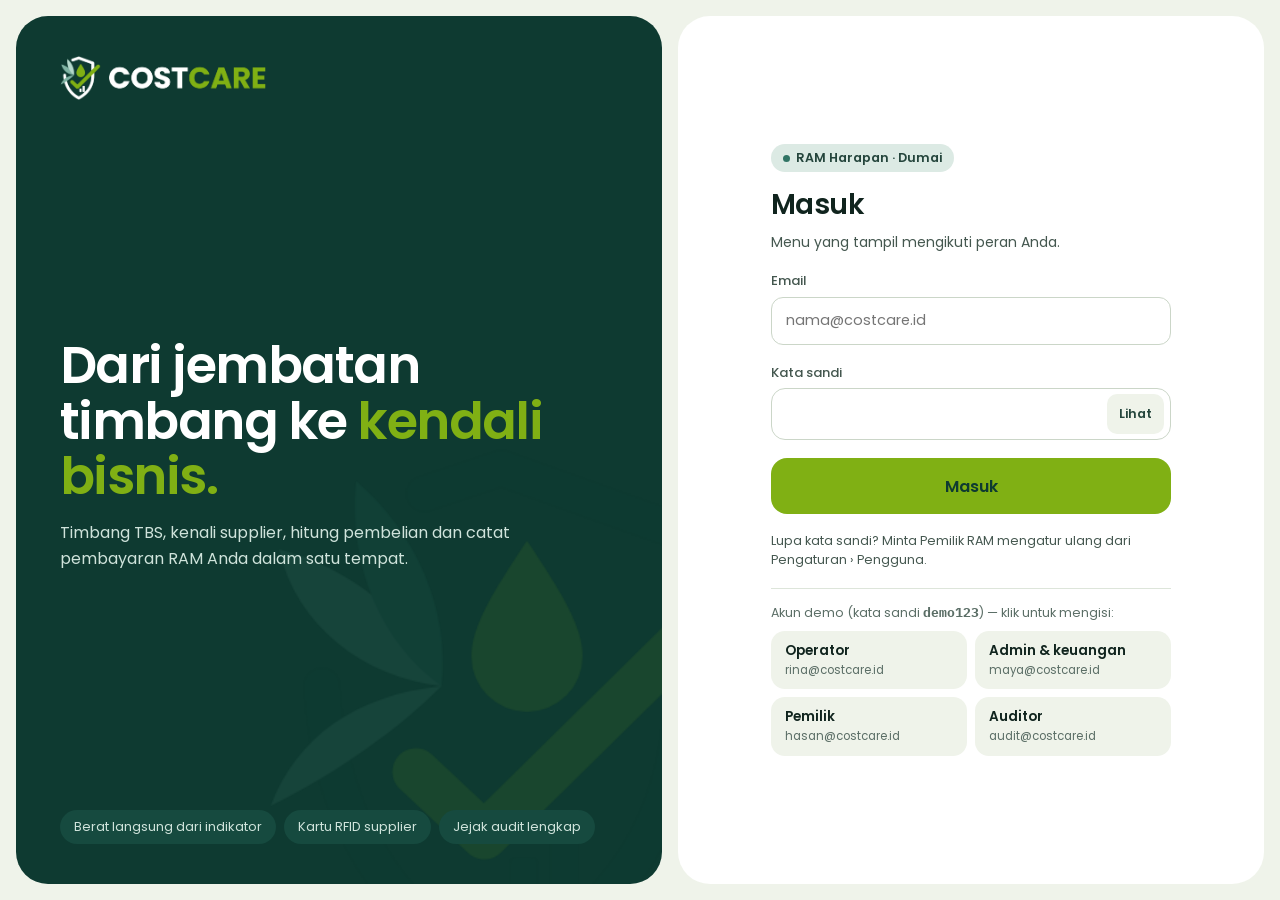
<file: app/pengaturan.html>
<!doctype html>
<html lang="id">
<head>
  <meta charset="utf-8">
  <meta name="viewport" content="width=device-width, initial-scale=1">
  <title>Pengaturan &amp; Audit — CostCare</title>
  <link rel="icon" href="../assets/img/favicon.png">
  <link rel="preconnect" href="https://fonts.googleapis.com">
  <link rel="preconnect" href="https://fonts.gstatic.com" crossorigin>
  <link href="https://fonts.googleapis.com/css2?family=IBM+Plex+Mono:wght@400;500;600&family=Poppins:wght@400;500;600;700&display=swap" rel="stylesheet">
  <link rel="stylesheet" href="../assets/css/base.css?v=2">
  <link rel="stylesheet" href="../assets/css/app.css?v=2">
</head>
<body>
<div class="shell">
  <header class="topbar" id="topbar"></header>

  <main id="main" class="col">
    <div class="page-head">
      <div>
        <div class="eyebrow" id="subtitle">Sistem</div>
        <h1>Pengaturan &amp; Audit</h1>
      </div>
      <div class="segmented" role="tablist" aria-label="Bagian pengaturan" id="tabs">
        <button type="button" role="tab" data-tab="aturan" aria-selected="true">Aturan hitung</button>
        <button type="button" role="tab" data-tab="perangkat" aria-selected="false">Perangkat</button>
        <button type="button" role="tab" data-tab="pengguna" aria-selected="false">Pengguna &amp; peran</button>
        <button type="button" role="tab" data-tab="audit" aria-selected="false">Jejak audit</button>
        <button type="button" role="tab" data-tab="data" aria-selected="false">Data demo</button>
      </div>
    </div>

    <p class="notice info" id="readonly-note" hidden><span class="ic">i</span><span><strong>Mode baca saja</strong>Peran Auditor dapat melihat pengaturan dan jejak audit, tetapi tidak dapat mengubahnya.</span></p>

    <!-- Aturan hitung -->
    <div class="row" id="pane-aturan" role="tabpanel">
      <section class="card f15" aria-labelledby="t-aturan" style="gap:22px">
        <div><h2 id="t-aturan" style="font-size:18px">Aturan hitung pembelian</h2><span class="card-sub">Setiap RAM bisa berbeda. Perubahan hanya berlaku untuk transaksi baru — transaksi lama menyimpan aturannya sendiri.</span></div>
        <div id="rule-groups" class="col" style="gap:20px"></div>
        <div class="form-grid">
          <div class="field"><label for="s-stabTol">Toleransi stabil (kg)</label><input class="input" id="s-stabTol" type="number" min="1" max="50" data-num="stabTol"></div>
          <div class="field"><label for="s-stabSec">Lama stabil (detik)</label><input class="input" id="s-stabSec" type="number" min="1" max="10" data-num="stabSec"></div>
          <div class="field"><label for="s-reviewPot">Review jika potongan &gt; (%)</label><input class="input" id="s-reviewPot" type="number" min="1" max="20" step="0.5" data-num="reviewPot"></div>
          <div class="field"><label for="s-reviewTara">Review jika tara menyimpang &gt; (%)</label><input class="input" id="s-reviewTara" type="number" min="1" max="30" data-num="reviewTara"></div>
        </div>
        <p class="field-error" id="rule-err" hidden></p>
        <div style="display:flex;flex-wrap:wrap;align-items:center;justify-content:space-between;gap:12px">
          <span class="small" id="save-text" role="status"></span>
          <div style="display:flex;gap:10px"><button type="button" class="btn btn-outline" id="rule-reset">Kembalikan</button><button type="button" class="btn btn-primary btn-lg" id="rule-save" disabled>Simpan aturan</button></div>
        </div>
      </section>
      <section class="card card-dark f1" aria-labelledby="t-contoh" style="font-variant-numeric:tabular-nums">
        <img class="watermark" src="../assets/img/costcare-mark.png" alt="" style="right:-50px;top:-60px;width:220px">
        <div style="position:relative"><h2 id="t-contoh">Contoh langsung</h2><span class="small" style="color:var(--on-dark)">Netto 5.210 kg · potongan 3% · Rp2.850/kg</span></div>
        <div id="example" style="position:relative"></div>
      </section>
    </div>

    <!-- Perangkat -->
    <div class="col" id="pane-perangkat" role="tabpanel" hidden>
      <div style="display:grid;grid-template-columns:repeat(auto-fit,minmax(300px,1fr));gap:16px" id="devices"></div>
      <p class="notice" style="box-shadow:inset 0 0 0 1.5px #B3C2B0;color:var(--ink-2)"><span><strong style="color:var(--ink)">Sebelum memakai perangkat nyata</strong>Merek dan model indikator, jenis koneksi (RS-232, USB atau LAN) dan format datanya perlu dicek dan diuji di lokasi. Prototipe ini memakai simulator dan belum terhubung ke perangkat apa pun.</span></p>
    </div>

    <!-- Pengguna -->
    <div class="row" id="pane-pengguna" role="tabpanel" hidden>
      <section class="card f1" aria-labelledby="t-user">
        <div class="card-head"><h2 id="t-user">Pengguna</h2><button type="button" class="btn btn-sm btn-primary btn-pill" id="invite-btn">+ Undang</button></div>
        <div class="col" style="gap:8px" id="users"></div>
      </section>
      <section class="card f2" aria-labelledby="t-matrix" style="padding:20px 12px 12px">
        <h2 id="t-matrix" style="padding:0 12px">Hak akses per peran</h2>
        <div class="table-wrap">
          <table class="rows" style="min-width:600px">
            <thead><tr><th>Tindakan</th><th style="text-align:center">Operator</th><th style="text-align:center">Admin</th><th style="text-align:center">Pemilik</th><th style="text-align:center">Auditor</th></tr></thead>
            <tbody id="matrix"></tbody>
          </table>
        </div>
        <span class="xs muted" style="padding:4px 12px">✓ boleh · A = boleh mengajukan, perlu persetujuan · — tidak boleh</span>
      </section>
    </div>

    <!-- Audit -->
    <section class="card" id="pane-audit" role="tabpanel" hidden>
      <div class="card-head">
        <h2>Jejak audit</h2>
        <div style="display:flex;flex-wrap:wrap;gap:8px;align-items:center">
          <label class="searchbox soft" style="height:40px"><span class="sr-only">Cari di audit</span><input type="search" id="aq" placeholder="Cari kejadian atau nama" autocomplete="off"></label>
          <button type="button" class="btn btn-sm btn-teal btn-pill" id="audit-csv">Ekspor CSV</button>
        </div>
      </div>
      <div class="pilltabs" id="cats" role="group" aria-label="Filter kategori" style="gap:6px"></div>
      <ol class="col" style="list-style:none;padding:0;gap:6px" id="audit"></ol>
      <div class="list-foot"><span id="audit-count"></span><button type="button" class="btn btn-sm btn-outline" id="audit-more" hidden>Tampilkan lebih banyak</button></div>
      <span class="xs muted">Log tidak bisa diubah atau dihapus dari aplikasi.</span>
    </section>

    <!-- Data demo -->
    <section class="card" id="pane-data" role="tabpanel" hidden style="max-width:720px">
      <h2>Data demo</h2>
      <p class="card-sub">Prototipe ini menyimpan seluruh data di browser (localStorage). Tidak ada server. Data dibuat otomatis: supplier, kendaraan, transaksi 30 hari, harga, nota dan audit.</p>
      <div class="mini-stats soft" id="data-stats"></div>
      <div style="display:flex;flex-wrap:wrap;gap:10px">
        <button type="button" class="btn btn-danger" id="reset-btn">Reset data demo</button>
        <button type="button" class="btn btn-outline" id="backup-btn">Unduh cadangan (JSON)</button>
      </div>
      <p class="xs muted">Reset menghapus perubahan Anda dan membuat ulang data contoh dengan tanggal hari ini.</p>
    </section>
  </main>
</div>
<div id="toast-root" class="toast-root" aria-live="polite"></div>
<script src="../assets/js/store.js?v=2"></script>
<script src="../assets/js/ui.js?v=2"></script>
<script src="../assets/js/pages/pengaturan.js?v=2"></script>
</body>
</html>
</file>
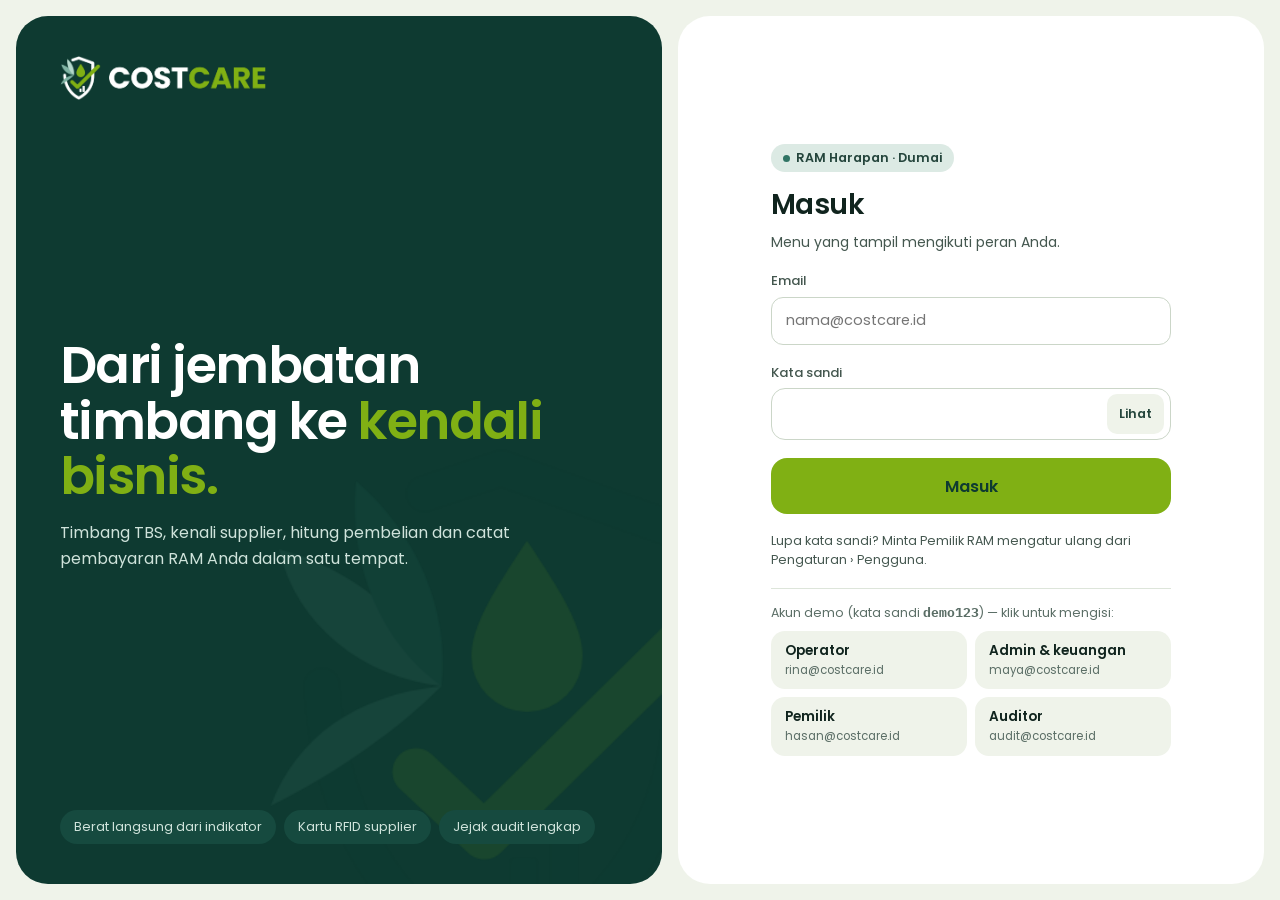
<file: app/ringkasan.html>
<!doctype html>
<html lang="id">
<head>
  <meta charset="utf-8">
  <meta name="viewport" content="width=device-width, initial-scale=1">
  <title>Ringkasan — CostCare</title>
  <link rel="icon" href="../assets/img/favicon.png">
  <link rel="preconnect" href="https://fonts.googleapis.com">
  <link rel="preconnect" href="https://fonts.gstatic.com" crossorigin>
  <link href="https://fonts.googleapis.com/css2?family=IBM+Plex+Mono:wght@400;500;600&family=Poppins:wght@400;500;600;700&display=swap" rel="stylesheet">
  <link rel="stylesheet" href="../assets/css/base.css?v=2">
  <link rel="stylesheet" href="../assets/css/app.css?v=2">
</head>
<body>
<div class="shell">
  <header class="topbar" id="topbar"></header>

  <main id="main" class="col">
    <div class="page-head">
      <div>
        <div class="eyebrow" id="subtitle">—</div>
        <h1 id="greet">Selamat datang</h1>
      </div>
      <div class="segmented" role="group" aria-label="Periode" id="period">
        <button type="button" data-period="hari" aria-pressed="true">Hari ini</button>
        <button type="button" data-period="7" aria-pressed="false">7 hari</button>
        <button type="button" data-period="bulan" aria-pressed="false">Bulan ini</button>
      </div>
    </div>

    <div class="row stretch">
      <section class="card card-dark f2" aria-labelledby="t-tonase" style="flex-direction:row;flex-wrap:wrap;align-items:flex-end;gap:24px;padding:26px 28px">
        <img class="watermark" src="../assets/img/costcare-mark.png" alt="" style="left:-70px;top:-80px;width:300px">
        <div style="position:relative;flex:1 1 220px;display:flex;flex-direction:column;gap:6px">
          <h2 id="t-tonase" style="font-size:14px;font-weight:500;color:var(--on-dark)">Tonase netto · <span id="period-label">hari ini</span></h2>
          <span class="num" style="font-size:76px;line-height:1;font-weight:600;letter-spacing:-.04em"><span id="k-ton">—</span><span style="font-size:26px;color:var(--lime);letter-spacing:0"> ton</span></span>
          <span class="small" style="color:var(--on-dark)" id="k-ton-sub">—</span>
        </div>
        <div style="position:relative;flex:1.4 1 300px">
          <div class="bars on-dark" id="bars7" role="img" aria-label="Tonase 7 hari terakhir" style="height:190px"></div>
        </div>
      </section>

      <div class="col f1">
        <section class="kpi lime" style="flex:1 1 auto;justify-content:space-between">
          <span class="label">Nilai pembelian TBS</span>
          <span class="value" style="font-size:40px" id="k-nilai">—</span>
          <span class="sub" id="k-nilai-sub">—</span>
        </section>
        <a class="kpi" href="pembayaran.html" style="flex:1 1 auto">
          <span class="label" style="display:flex;justify-content:space-between">Belum dibayar ke supplier <span aria-hidden="true" style="color:var(--teal)">→</span></span>
          <span class="value" id="k-unpaid">—</span>
          <span class="sub" id="k-unpaid-sub">—</span>
        </a>
      </div>
    </div>

    <div class="row stretch">
      <section class="card f2" aria-labelledby="t-jalur">
        <div class="card-head">
          <h2 id="t-jalur">Jalur timbang sekarang</h2>
          <a href="timbang.html" class="small strong">Buka Timbang →</a>
        </div>
        <div id="lane"></div>
      </section>

      <section class="card f1" aria-labelledby="t-trx">
        <h2 id="t-trx" style="font-size:14px;font-weight:500;color:var(--ink-2)">Transaksi · <span id="period-label-2">hari ini</span></h2>
        <span class="num" style="font-size:56px;line-height:1;font-weight:600;letter-spacing:-.04em" id="k-count">—</span>
        <div class="stack" id="k-stack" role="img"></div>
        <ul class="legend" id="k-legend"></ul>
      </section>
    </div>

    <div class="row stretch">
      <section class="card f15" aria-labelledby="t-review">
        <div class="card-head"><h2 id="t-review">Perlu keputusan</h2><span class="chip chip-warn" id="review-count">0</span></div>
        <div class="col" style="gap:10px" id="review-list"></div>
        <p class="xs muted">Ditandai oleh aturan yang bisa diatur. Sistem tidak pernah mengubah berat, harga atau pembayaran sendiri.</p>
      </section>

      <a class="card card-mint f1" href="harga.html" id="price-card" style="text-decoration:none;flex-basis:260px"></a>

      <section class="card f15" aria-labelledby="t-sup">
        <div class="card-head"><h2 id="t-sup">Supplier teraktif</h2><a href="supplier.html" class="small strong">Semua</a></div>
        <div class="col" style="gap:12px" id="top-sup"></div>
      </section>
    </div>

    <section class="card" aria-labelledby="t-recent" style="padding:22px 12px 12px">
      <div class="card-head" style="padding:0 12px">
        <h2 id="t-recent">Transaksi terbaru</h2>
        <a href="transaksi.html" class="small strong">Semua transaksi →</a>
      </div>
      <div class="table-wrap">
        <table class="rows" style="min-width:860px">
          <thead><tr><th>Waktu</th><th>Supplier</th><th>Kendaraan</th><th class="right">Netto</th><th class="right">Total</th><th>Transaksi</th><th>Pembayaran</th></tr></thead>
          <tbody id="recent"></tbody>
        </table>
      </div>
    </section>
  </main>
</div>
<div id="toast-root" class="toast-root" aria-live="polite"></div>
<script src="../assets/js/store.js?v=2"></script>
<script src="../assets/js/ui.js?v=2"></script>
<script src="../assets/js/pages/ringkasan.js?v=2"></script>
</body>
</html>
</file>
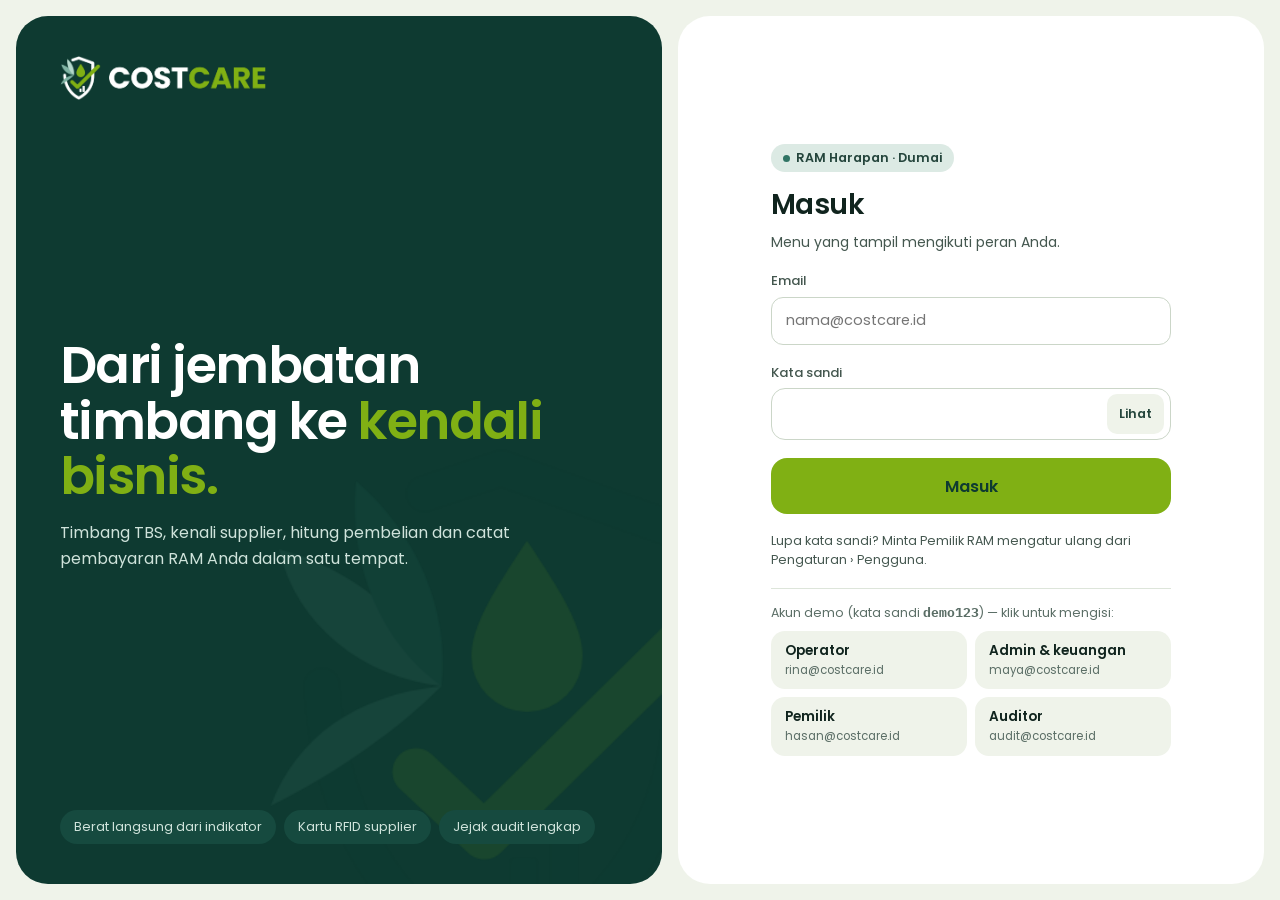
<file: app/supplier.html>
<!doctype html>
<html lang="id">
<head>
  <meta charset="utf-8">
  <meta name="viewport" content="width=device-width, initial-scale=1">
  <title>Supplier &amp; Kendaraan — CostCare</title>
  <link rel="icon" href="../assets/img/favicon.png">
  <link rel="preconnect" href="https://fonts.googleapis.com">
  <link rel="preconnect" href="https://fonts.gstatic.com" crossorigin>
  <link href="https://fonts.googleapis.com/css2?family=IBM+Plex+Mono:wght@400;500;600&family=Poppins:wght@400;500;600;700&display=swap" rel="stylesheet">
  <link rel="stylesheet" href="../assets/css/base.css?v=2">
  <link rel="stylesheet" href="../assets/css/app.css?v=2">
</head>
<body>
<div class="shell">
  <header class="topbar" id="topbar"></header>

  <main id="main" class="col">
    <div class="page-head">
      <div>
        <div class="eyebrow" id="subtitle">Data master</div>
        <h1>Supplier &amp; Kendaraan</h1>
      </div>
      <div class="page-actions">
        <div class="segmented" role="tablist" aria-label="Jenis data" id="kind">
          <button type="button" role="tab" data-kind="supplier" aria-selected="true">Supplier</button>
          <button type="button" role="tab" data-kind="kendaraan" aria-selected="false">Kendaraan</button>
        </div>
        <button type="button" class="btn btn-primary btn-pill" id="add-btn" hidden>+ Tambah supplier</button>
      </div>
    </div>

    <!-- Tab supplier -->
    <div class="row" id="tab-supplier">
      <section class="card f1" aria-label="Daftar supplier" style="padding:14px;gap:6px;flex-basis:340px">
        <label class="searchbox soft">
          <svg width="18" height="18" viewBox="0 0 24 24" fill="none" stroke="#5B6E66" stroke-width="2" stroke-linecap="round" aria-hidden="true"><circle cx="11" cy="11" r="7"/><path d="M20 20l-4-4"/></svg>
          <span class="sr-only">Cari supplier</span>
          <input type="search" id="sq" placeholder="Nama, ID, plat, atau nomor kartu" autocomplete="off">
        </label>
        <div class="pilltabs" id="sfilter" role="tablist" aria-label="Status supplier" style="gap:6px;padding:4px 0"></div>
        <div class="col" style="gap:2px" id="slist"></div>
        <span class="small muted-2" style="padding:6px 12px" id="scount"></span>
      </section>
      <section class="col f2" id="profile" aria-live="polite"></section>
    </div>

    <!-- Tab kendaraan -->
    <section class="card" id="tab-kendaraan" hidden style="padding:16px 12px 12px">
      <div class="card-head" style="padding:0 12px">
        <label class="searchbox soft" style="min-width:280px">
          <svg width="18" height="18" viewBox="0 0 24 24" fill="none" stroke="#5B6E66" stroke-width="2" stroke-linecap="round" aria-hidden="true"><circle cx="11" cy="11" r="7"/><path d="M20 20l-4-4"/></svg>
          <span class="sr-only">Cari kendaraan</span>
          <input type="search" id="vq" placeholder="Plat, jenis, atau supplier" autocomplete="off">
        </label>
        <span class="small muted-2" id="vcount"></span>
      </div>
      <div class="table-wrap">
        <table class="rows" style="min-width:860px">
          <thead><tr><th>Plat nomor</th><th>Jenis</th><th>Supplier</th><th class="right">Tara riwayat</th><th class="right">Trx 30 hari</th><th>Status</th><th><span class="sr-only">Aksi</span></th></tr></thead>
          <tbody id="vlist"></tbody>
        </table>
      </div>
      <p class="small muted" style="padding:4px 12px">Tara riwayat dipakai untuk menandai tara yang menyimpang. Pengenalan plat otomatis (ANPR) ada di roadmap.</p>
    </section>
  </main>
</div>
<div id="toast-root" class="toast-root" aria-live="polite"></div>
<script src="../assets/js/store.js?v=2"></script>
<script src="../assets/js/ui.js?v=2"></script>
<script src="../assets/js/pages/supplier.js?v=2"></script>
</body>
</html>
</file>
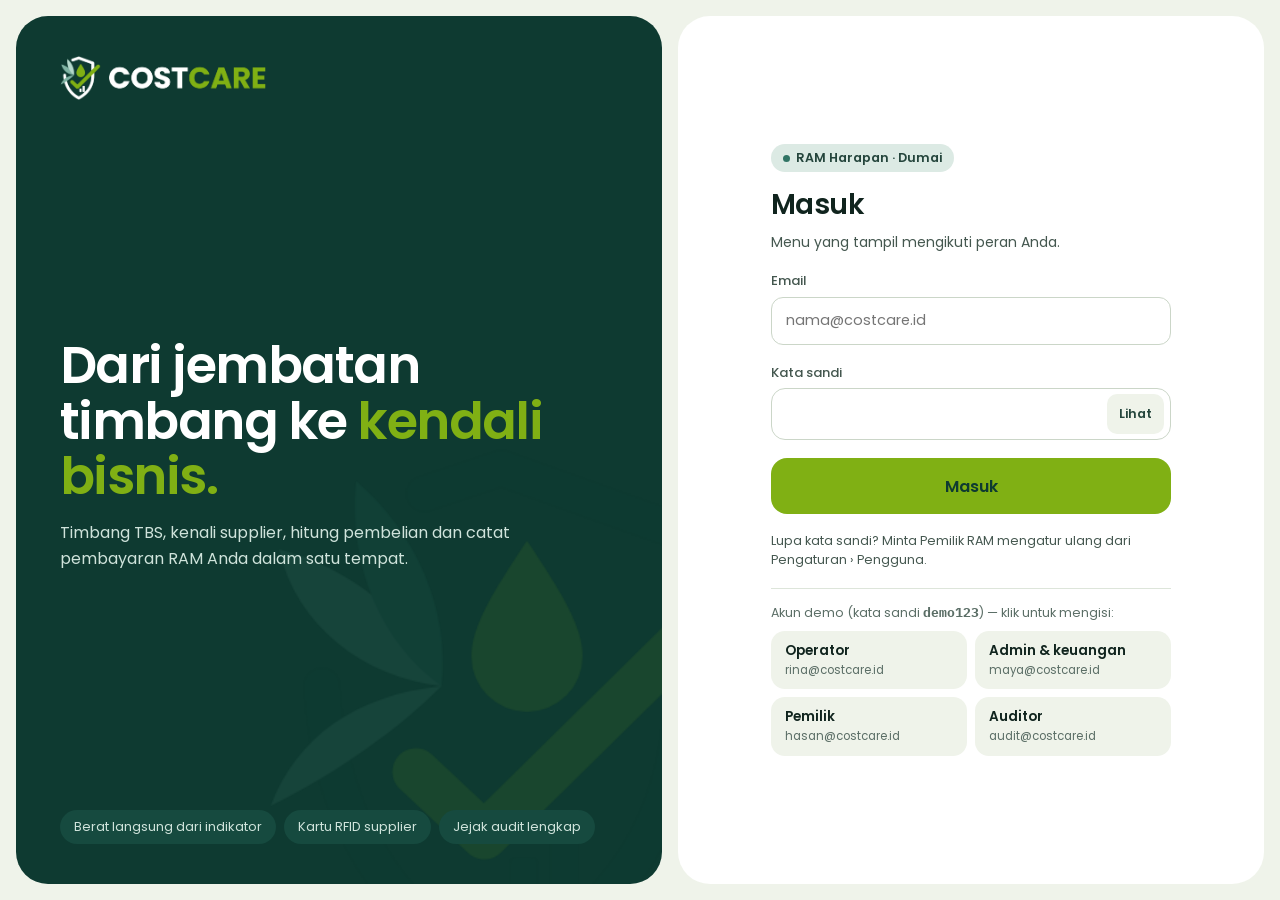
<file: app/timbang.html>
<!doctype html>
<html lang="id">
<head>
  <meta charset="utf-8">
  <meta name="viewport" content="width=device-width, initial-scale=1">
  <title>Timbang Langsung — CostCare</title>
  <link rel="icon" href="../assets/img/favicon.png">
  <link rel="preconnect" href="https://fonts.googleapis.com">
  <link rel="preconnect" href="https://fonts.gstatic.com" crossorigin>
  <link href="https://fonts.googleapis.com/css2?family=IBM+Plex+Mono:wght@400;500;600&family=Poppins:wght@400;500;600;700&display=swap" rel="stylesheet">
  <link rel="stylesheet" href="../assets/css/base.css?v=2">
  <link rel="stylesheet" href="../assets/css/app.css?v=2">
</head>
<body>
<div class="shell">
  <header class="topbar" id="topbar"></header>

  <main id="main" class="col">
    <div class="page-head">
      <div>
        <div class="eyebrow"><span id="clock">—</span> · <span class="mono" id="trx-meta">Belum ada transaksi aktif</span></div>
        <h1>Timbang Langsung</h1>
      </div>
      <div class="page-actions">
        <span class="chip" style="background:#fff;height:36px"><span class="dot" style="background:#3BA55C"></span>Server tersambung</span>
        <span class="chip" style="background:#fff;height:36px" id="queue-chip">Antrian: —</span>
      </div>
    </div>

    <div class="row">
      <!-- Kolom kiri: pembacaan timbangan -->
      <section class="f3 col" aria-label="Pembacaan timbangan">
        <div class="scale-panel">
          <img class="watermark" src="../assets/img/costcare-mark.png" alt="" style="right:-60px;bottom:-70px;width:320px">
          <div class="scale-top">
            <div class="segmented dark" role="radiogroup" aria-label="Pilih jembatan timbang" id="scale-select">
              <button type="button" role="radio" data-scale="t1" aria-checked="true"><span class="dot-inline"></span>Timbangan 01</button>
              <button type="button" role="radio" data-scale="t2" aria-checked="false">Timbangan 02</button>
            </div>
            <span class="meta" id="scale-meta">—</span>
          </div>

          <div style="display:flex;flex-direction:column;gap:10px">
            <span class="scale-chip" id="scale-chip" role="status"><span class="dot"></span><span id="scale-chip-text">—</span></span>
            <div class="readout" id="readout">
              <span class="w" id="reading" aria-live="off">0</span><span class="u">kg</span>
            </div>
            <span class="stage-text" id="stage-text">—</span>
          </div>

          <div class="stab">
            <div class="stab-top"><b id="stab-label">—</b><span id="stab-rule">syarat —</span></div>
            <div class="stab-bar" id="stab-bar" role="meter" aria-label="Kestabilan pembacaan" aria-valuemin="0" aria-valuemax="100" aria-valuenow="0"><i id="stab-fill" style="width:0%"></i></div>
          </div>

          <div id="scale-actions"></div>
        </div>

        <div id="phase-area"></div>

        <div class="card">
          <div class="card-head">
            <h2 id="journey-title">Perjalanan truk</h2>
            <button type="button" class="btn-link danger" id="cancel-btn" hidden>Batalkan transaksi</button>
          </div>
          <ol class="journey" id="journey" aria-label="Tahapan transaksi"></ol>
        </div>

        <div class="sim-bar" role="group" aria-label="Simulator timbangan">
          <span class="lbl">SIMULATOR DEMO — bukan perangkat nyata</span>
          <button type="button" data-sim="stabil" aria-pressed="true">Stabil</button>
          <button type="button" data-sim="goyang" aria-pressed="false">Bergoyang</button>
          <button type="button" data-sim="terputus" aria-pressed="false">Putuskan</button>
        </div>
      </section>

      <!-- Kolom kanan: supplier, tiket, antrian -->
      <aside class="f2 col" aria-label="Supplier dan perhitungan" style="flex-basis:380px">
        <div id="rfid"></div>
        <dl class="mini-stats" id="vinfo"></dl>
        <div class="card" id="ticket-card" style="padding:20px 22px"></div>
        <div class="card" style="padding:18px 20px">
          <div class="card-head">
            <h2 style="font-size:15px">Antrian &amp; truk menunggu</h2>
            <button type="button" class="btn btn-sm btn-outline" id="tap-btn">Tap kartu (simulasi)</button>
          </div>
          <div class="col" style="gap:8px" id="queue"></div>
        </div>
      </aside>
    </div>
  </main>
</div>
<div id="toast-root" class="toast-root" aria-live="polite"></div>
<script src="../assets/js/store.js?v=2"></script>
<script src="../assets/js/ui.js?v=2"></script>
<script src="../assets/js/pages/timbang.js?v=2"></script>
</body>
</html>
</file>
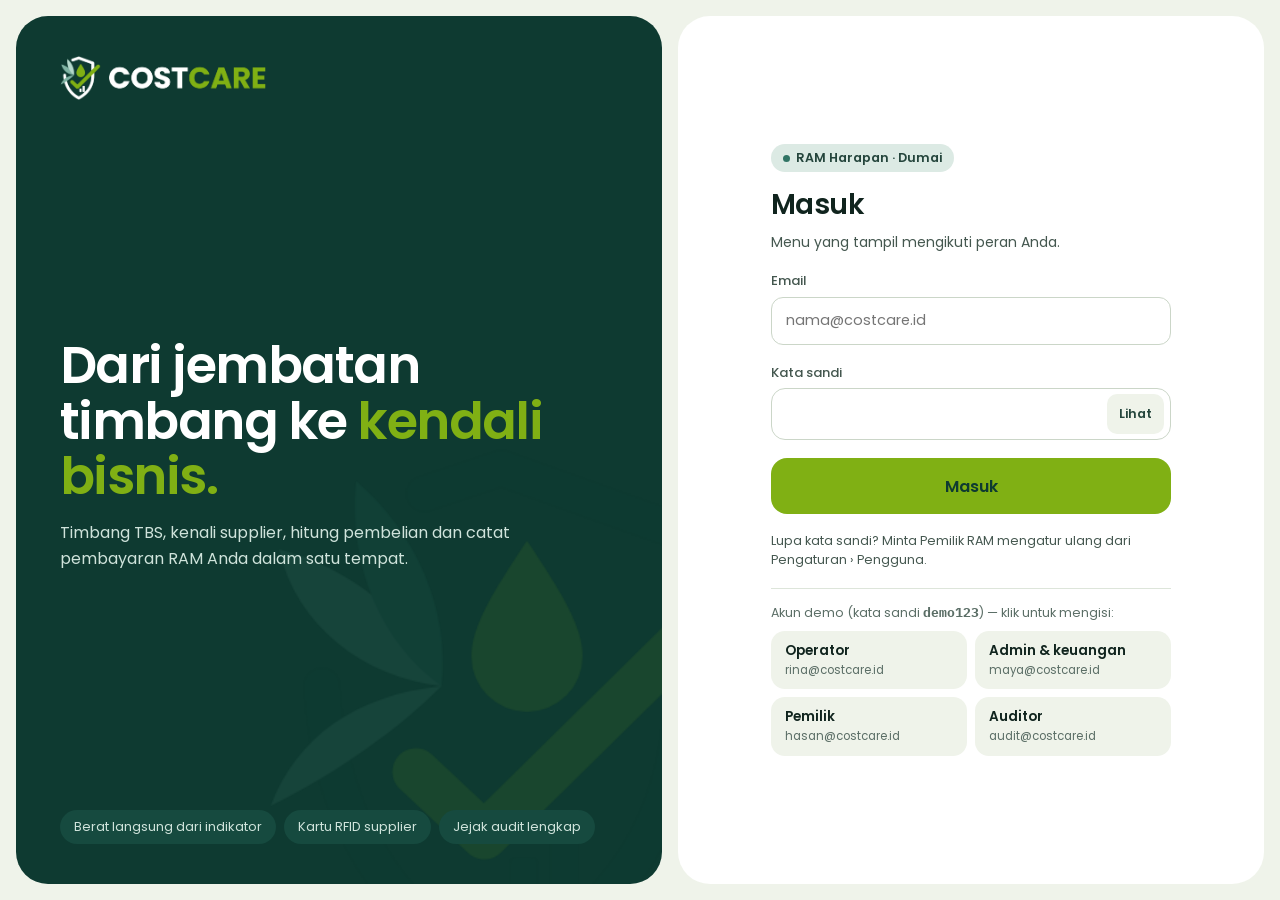
<file: app/transaksi.html>
<!doctype html>
<html lang="id">
<head>
  <meta charset="utf-8">
  <meta name="viewport" content="width=device-width, initial-scale=1">
  <title>Transaksi — CostCare</title>
  <link rel="icon" href="../assets/img/favicon.png">
  <link rel="preconnect" href="https://fonts.googleapis.com">
  <link rel="preconnect" href="https://fonts.gstatic.com" crossorigin>
  <link href="https://fonts.googleapis.com/css2?family=IBM+Plex+Mono:wght@400;500;600&family=Poppins:wght@400;500;600;700&display=swap" rel="stylesheet">
  <link rel="stylesheet" href="../assets/css/base.css?v=2">
  <link rel="stylesheet" href="../assets/css/app.css?v=2">
</head>
<body>
<div class="shell">
  <header class="topbar" id="topbar"></header>

  <main id="main" class="col">
    <div class="page-head">
      <div>
        <div class="eyebrow" id="subtitle">—</div>
        <h1>Transaksi</h1>
      </div>
      <form class="page-actions" id="filters" role="search" onsubmit="return false">
        <label class="searchbox" style="min-width:280px">
          <svg width="18" height="18" viewBox="0 0 24 24" fill="none" stroke="#5B6E66" stroke-width="2" stroke-linecap="round" aria-hidden="true"><circle cx="11" cy="11" r="7"/><path d="M20 20l-4-4"/></svg>
          <span class="sr-only">Cari transaksi</span>
          <input type="search" id="q" placeholder="Supplier, plat, atau no. transaksi" autocomplete="off">
        </label>
        <label class="sr-only" for="range">Periode</label>
        <select class="select-pill input" id="range" style="width:auto;min-height:46px">
          <option value="hari">Hari ini</option>
          <option value="kemarin">Kemarin</option>
          <option value="7">7 hari terakhir</option>
          <option value="30">30 hari terakhir</option>
        </select>
        <label class="sr-only" for="op">Operator</label>
        <select class="select-pill input" id="op" style="width:auto;min-height:46px"><option value="">Semua operator</option></select>
        <button type="button" class="btn btn-teal btn-pill" id="export-btn">Ekspor CSV</button>
      </form>
    </div>

    <div class="pilltabs" role="tablist" aria-label="Status transaksi" id="tabs" style="padding:0 8px"></div>

    <div class="row">
      <section class="card f3" aria-label="Daftar transaksi" style="padding:10px;gap:4px">
        <div class="list" id="list"></div>
        <div class="list-foot"><span id="count">—</span><span class="pager" id="pager"></span></div>
      </section>

      <section class="col f2" id="detail" aria-live="polite" style="flex-basis:400px"></section>
    </div>
  </main>
</div>
<div id="toast-root" class="toast-root" aria-live="polite"></div>
<script src="../assets/js/store.js?v=2"></script>
<script src="../assets/js/ui.js?v=2"></script>
<script src="../assets/js/pages/transaksi.js?v=2"></script>
</body>
</html>
</file>
<file: assets/css/base.css>
/* CostCare — design tokens & komponen dasar */
:root {
  --forest: #0E3A31;
  --forest-2: #164A3F;
  --forest-3: #2A5A4E;
  --teal: #307464;
  --sage: #649A8A;
  --lime: #80B014;
  --lime-hover: #73A010;
  --lime-soft: #EDF5D6;
  --lime-ink: #4A6A00;
  --mint: #DCEAE4;
  --mint-ink: #24453C;
  --ground: #EFF3EA;
  --surface: #FFFFFF;
  --subtle: #F6F8F3;
  --line: #DDE5DA;
  --line-2: #CBD6C8;
  --track: #E3EADF;
  --ink: #10241E;
  --ink-2: #44574F;
  --ink-3: #5B6E66;
  --on-dark: #A9C6BC;
  --on-dark-2: #CFE3DB;
  --warn-bg: #FFF0D2;
  --warn: #8F5300;
  --warn-dot: #E39B19;
  --bad-bg: #FDE6E1;
  --bad: #A3261A;
  --bad-dot: #D9412F;
  --info-bg: #E4ECFA;
  --info: #2850A8;
  --info-dot: #3D6FD6;
  --purple-bg: #EEE8FA;
  --purple: #5A3FA0;
  --purple-dot: #7A5BC7;
  --r-xl: 28px;
  --r-lg: 24px;
  --r-md: 20px;
  --r-sm: 14px;
  --r-xs: 12px;
  --font: 'Poppins', system-ui, -apple-system, 'Segoe UI', sans-serif;
  --mono: 'IBM Plex Mono', ui-monospace, SFMono-Regular, monospace;
  --shadow-pop: 0 30px 60px rgba(0, 0, 0, 0.25);
  --cut-bg: var(--ground);
}

*, *::before, *::after { box-sizing: border-box; }
html { -webkit-text-size-adjust: 100%; scroll-behavior: smooth; }
body {
  margin: 0;
  font-family: var(--font);
  font-size: 14px;
  line-height: 1.5;
  color: var(--ink);
  background: var(--ground);
  -webkit-font-smoothing: antialiased;
}
img { max-width: 100%; display: block; }
a { color: var(--teal); }
a:hover { color: var(--forest); }
button, input, select, textarea { font: inherit; color: inherit; }
button { cursor: pointer; }
button:disabled { cursor: not-allowed; }
h1, h2, h3, h4, p, ul, ol, dl, dd, figure { margin: 0; }
:focus-visible { outline: 3px solid var(--lime); outline-offset: 2px; }
[hidden] { display: none !important; }

.sr-only {
  position: absolute; width: 1px; height: 1px; padding: 0; margin: -1px;
  overflow: hidden; clip: rect(0 0 0 0); white-space: nowrap; border: 0;
}
.mono { font-family: var(--mono); }
.num { font-variant-numeric: tabular-nums; }
.muted { color: var(--ink-3); }
.muted-2 { color: var(--ink-2); }
.small { font-size: 12.5px; }
.xs { font-size: 12px; }
.strong { font-weight: 600; }
.right { text-align: right; }
.nowrap { white-space: nowrap; }
.warn-text { color: var(--warn); }
.bad-text { color: var(--bad); }
.ok-text { color: var(--lime-ink); }

/* ---------- Tombol ---------- */
.btn {
  display: inline-flex; align-items: center; justify-content: center; gap: 8px;
  min-height: 46px; padding: 0 18px;
  border: none; border-radius: 14px;
  font-size: 14px; font-weight: 600; line-height: 1.2;
  text-decoration: none; white-space: nowrap;
  transition: background-color .15s ease, box-shadow .15s ease, transform .05s ease;
}
.btn:active:not(:disabled) { transform: translateY(1px); }
.btn-primary { background: var(--lime); color: var(--forest); }
.btn-primary:hover:not(:disabled) { background: var(--lime-hover); color: var(--forest); }
.btn-dark { background: var(--forest); color: #fff; }
.btn-dark:hover:not(:disabled) { background: var(--forest-2); color: #fff; }
.btn-outline { background: #fff; color: var(--ink); box-shadow: inset 0 0 0 1.5px var(--line-2); }
.btn-outline:hover:not(:disabled) { background: var(--subtle); color: var(--ink); }
.btn-teal { background: transparent; color: var(--teal); box-shadow: inset 0 0 0 1.5px var(--teal); }
.btn-teal:hover:not(:disabled) { background: var(--mint); color: var(--forest); }
.btn-danger { background: var(--bad); color: #fff; }
.btn-danger:hover:not(:disabled) { background: #8A1F15; color: #fff; }
.btn-danger-outline { background: #fff; color: var(--bad); box-shadow: inset 0 0 0 1.5px #F0B7AC; }
.btn-link { background: none; border: none; padding: 0 4px; min-height: 40px; font-weight: 600; color: var(--teal); text-decoration: underline; }
.btn-link.danger { color: var(--bad); }
.btn:disabled, .btn[aria-disabled="true"] { background: var(--track); color: var(--ink-3); box-shadow: none; }
.btn-pill { border-radius: 999px; }
.btn-sm { min-height: 38px; padding: 0 14px; font-size: 13px; border-radius: 12px; }
.btn-lg { min-height: 56px; padding: 0 24px; font-size: 16px; border-radius: 16px; }
.btn-xl { min-height: 64px; padding: 0 26px; font-size: 18px; border-radius: 18px; }
.btn-block { width: 100%; }
.btn svg { flex: 0 0 auto; }

/* ---------- Chip status ---------- */
.chip {
  display: inline-flex; align-items: center; gap: 6px;
  height: 28px; padding: 0 12px; border-radius: 999px;
  font-size: 12.5px; font-weight: 600; white-space: nowrap;
  background: var(--ground); color: var(--ink-2);
}
.chip .dot { width: 7px; height: 7px; border-radius: 999px; background: #8A9A93; flex: 0 0 auto; }
.chip-sm { height: 24px; padding: 0 10px; font-size: 11.5px; }
.chip-ok { background: var(--lime-soft); color: var(--lime-ink); }
.chip-ok .dot { background: var(--lime); }
.chip-done { background: var(--mint); color: var(--mint-ink); }
.chip-done .dot { background: var(--teal); }
.chip-warn { background: var(--warn-bg); color: var(--warn); }
.chip-warn .dot { background: var(--warn-dot); }
.chip-bad { background: var(--bad-bg); color: var(--bad); }
.chip-bad .dot { background: var(--bad-dot); }
.chip-info { background: var(--info-bg); color: var(--info); }
.chip-info .dot { background: var(--info-dot); }
.chip-purple { background: var(--purple-bg); color: var(--purple); }
.chip-purple .dot { background: var(--purple-dot); }
.chip-lime { background: var(--lime); color: var(--forest); }
.chip-dark { background: var(--forest); color: #fff; }
.demo-badge {
  display: inline-flex; align-items: center; height: 30px; padding: 0 12px;
  border-radius: 999px; border: 1.5px dashed var(--warn-dot);
  background: var(--warn-bg); color: var(--warn);
  font-size: 12px; font-weight: 600; letter-spacing: .04em;
}
.plate {
  display: inline-flex; align-items: center; height: 28px; padding: 0 10px;
  border-radius: 7px; background: var(--ink); color: #fff;
  font-size: 12.5px; font-weight: 600; letter-spacing: .06em; white-space: nowrap;
}
.plate-sm { height: 22px; padding: 0 7px; font-size: 11.5px; border-radius: 5px; }
.count-badge {
  min-width: 20px; height: 20px; padding: 0 6px; border-radius: 999px;
  display: inline-flex; align-items: center; justify-content: center;
  background: var(--warn-dot); color: #2A1A00; font-size: 11.5px; font-weight: 600;
}

/* ---------- Kartu ---------- */
.card {
  position: relative;
  background: var(--surface);
  border-radius: var(--r-xl);
  padding: 22px 24px;
  display: flex; flex-direction: column; gap: 14px;
  min-width: 0;
}
.card-dark { background: var(--forest); color: #fff; overflow: hidden; }
.card-lime { background: var(--lime); color: var(--forest); }
.card-mint { background: var(--mint); color: var(--ink); }
.card-warn { background: var(--warn-bg); }
.card-bad { background: var(--bad-bg); color: #5E1A12; }
.card-dashed { background: transparent; box-shadow: inset 0 0 0 1.5px #B3C2B0; }
.card h2, .card-title { font-size: 17px; font-weight: 600; line-height: 1.3; }
.card-head { display: flex; flex-wrap: wrap; align-items: center; justify-content: space-between; gap: 8px 12px; }
.card-sub { font-size: 13px; color: var(--ink-2); }
.panel { background: var(--subtle); border-radius: var(--r-md); padding: 16px 18px; }
img.watermark { position: absolute; pointer-events: none; opacity: .07; max-width: none; }

/* ---------- Form ---------- */
.field { display: flex; flex-direction: column; gap: 6px; min-width: 0; }
.field > label, .field-label { font-size: 13px; font-weight: 500; color: var(--ink-2); }
.input {
  width: 100%; min-height: 48px; padding: 0 14px;
  border: 1.5px solid var(--line-2); border-radius: var(--r-xs);
  background: #fff; font-size: 14.5px;
}
.input:focus { border-color: var(--teal); outline: none; box-shadow: 0 0 0 3px rgba(128, 176, 20, .35); }
textarea.input { padding: 12px 14px; min-height: 84px; resize: vertical; line-height: 1.5; }
select.input { padding-right: 36px; appearance: none; background-image: url("data:image/svg+xml,%3Csvg xmlns='http://www.w3.org/2000/svg' width='12' height='8' viewBox='0 0 12 8'%3E%3Cpath d='M1 1l5 5 5-5' fill='none' stroke='%2344574F' stroke-width='2' stroke-linecap='round'/%3E%3C/svg%3E"); background-repeat: no-repeat; background-position: right 14px center; }
.input-lg { min-height: 54px; font-size: 20px; font-weight: 600; }
.input[aria-invalid="true"] { border-color: var(--bad-dot); }
.field-error { font-size: 12.5px; color: var(--bad); }
.field-hint { font-size: 12.5px; color: var(--ink-3); }
.form-grid { display: grid; grid-template-columns: repeat(auto-fit, minmax(200px, 1fr)); gap: 12px; }
.form-actions { display: flex; flex-wrap: wrap; gap: 10px; justify-content: flex-end; }
.searchbox {
  display: flex; align-items: center; gap: 8px;
  height: 46px; padding: 0 16px; border-radius: 999px; background: #fff;
}
.searchbox input { flex: 1 1 auto; min-width: 0; height: 40px; border: none; background: transparent; font-size: 14px; }
.searchbox input:focus { outline: none; }
.searchbox:focus-within { box-shadow: 0 0 0 3px rgba(128, 176, 20, .45); }
.searchbox.soft { background: var(--ground); }
.select-pill { height: 46px; padding: 0 38px 0 16px; border: none; border-radius: 999px; background-color: #fff; font-size: 14px; }

/* Segmented & tab pill */
.segmented { display: inline-flex; flex-wrap: wrap; gap: 2px; padding: 4px; border-radius: 999px; background: #fff; }
.segmented.soft { background: var(--ground); }
.segmented.dark { background: var(--forest-2); }
.segmented button {
  height: 38px; padding: 0 16px; border: none; border-radius: 999px;
  background: transparent; color: var(--ink-2); font-size: 13.5px; font-weight: 500;
}
.segmented button[aria-pressed="true"], .segmented button[aria-selected="true"], .segmented button[aria-checked="true"] { background: var(--forest); color: #fff; }
.segmented.dark button { color: var(--on-dark); }
.segmented.dark button[aria-checked="true"] { background: #fff; color: var(--forest); font-weight: 600; }
.segmented.stretch { display: flex; }
.segmented.stretch button { flex: 1 1 0; }
.pilltabs { display: flex; flex-wrap: wrap; gap: 8px; }
.pilltab {
  display: inline-flex; align-items: center; gap: 8px; height: 40px; padding: 0 8px 0 16px;
  border: none; border-radius: 999px; background: #fff; color: var(--ink); font-size: 13.5px; font-weight: 500;
}
.pilltab .n { min-width: 26px; height: 26px; padding: 0 8px; border-radius: 999px; background: var(--ground); color: var(--ink-2); font-size: 12px; font-weight: 600; display: inline-flex; align-items: center; justify-content: center; }
.pilltab.warn .n { background: var(--warn-bg); color: var(--warn); }
.pilltab[aria-selected="true"] { background: var(--forest); color: #fff; }
.pilltab[aria-selected="true"] .n { background: var(--lime); color: var(--forest); }

/* Option card (radio besar) */
.option-group { display: flex; flex-wrap: wrap; gap: 8px; }
.option {
  flex: 1 1 150px; display: flex; flex-direction: column; align-items: flex-start; gap: 2px;
  padding: 12px 14px; border: none; border-radius: 16px; background: var(--subtle); text-align: left;
}
.option strong { font-size: 14px; font-weight: 600; }
.option span { font-size: 12px; color: var(--ink-2); }
.option[aria-checked="true"] { background: var(--lime-soft); box-shadow: inset 0 0 0 2px var(--lime); }

/* Switch */
.switch { position: relative; width: 52px; height: 30px; padding: 0; border: none; border-radius: 999px; background: #B3C2B0; flex: 0 0 auto; transition: background .15s; }
.switch::after { content: ""; position: absolute; top: 3px; left: 3px; width: 24px; height: 24px; border-radius: 999px; background: #fff; box-shadow: 0 1px 3px rgba(0, 0, 0, .25); transition: left .15s; }
.switch[aria-checked="true"] { background: var(--teal); }
.switch[aria-checked="true"]::after { left: 25px; }
.switch:disabled { opacity: .55; }

/* ---------- Tabel ---------- */
.table-wrap { overflow-x: auto; }
table.rows { width: 100%; border-collapse: separate; border-spacing: 0 6px; font-size: 14px; font-variant-numeric: tabular-nums; }
table.rows th { text-align: left; font-size: 12px; font-weight: 500; color: var(--ink-3); padding: 4px 12px; white-space: nowrap; }
table.rows td { padding: 12px; background: var(--subtle); vertical-align: middle; }
table.rows td:first-child { border-radius: 14px 0 0 14px; }
table.rows td:last-child { border-radius: 0 14px 14px 0; }
table.rows .right, table.rows th.right { text-align: right; }
table.rows tr.is-clickable td { cursor: pointer; }
table.rows tr.is-clickable:hover td { background: #EEF3EA; }

/* ---------- Bar & meter ---------- */
.meter { height: 8px; border-radius: 999px; background: var(--track); overflow: hidden; }
.meter > span { display: block; height: 100%; border-radius: 999px; background: var(--teal); }
.stack { display: flex; gap: 3px; height: 14px; border-radius: 999px; overflow: hidden; }
.stack > span { min-width: 6px; }
.legend { list-style: none; padding: 0; display: flex; flex-direction: column; gap: 8px; font-size: 13.5px; }
.legend li { display: flex; align-items: center; gap: 8px; }
.legend .sw { width: 10px; height: 10px; border-radius: 3px; flex: 0 0 auto; }
.legend li strong { margin-left: auto; font-weight: 600; }

/* ---------- Tiket timbang ---------- */
.ticket { position: relative; display: flex; flex-direction: column; gap: 2px; font-variant-numeric: tabular-nums; }
.ticket-title { font-family: var(--mono); font-size: 12.5px; font-weight: 600; letter-spacing: .08em; color: var(--ink-2); }
.ticket-row { display: flex; justify-content: space-between; gap: 12px; padding: 6px 0; font-size: 14.5px; }
.ticket-row small { font-size: 12px; color: var(--ink-3); }
.ticket-row b { font-weight: 600; white-space: nowrap; }
.ticket-cut { position: relative; height: 0; border-top: 2px dashed var(--line-2); margin: 8px -22px 6px; }
.ticket-cut::before, .ticket-cut::after { content: ""; position: absolute; top: -12px; width: 22px; height: 22px; border-radius: 999px; background: var(--cut-bg); }
.ticket-cut::before { left: -11px; }
.ticket-cut::after { right: -11px; }
.ticket-total { display: flex; justify-content: space-between; align-items: baseline; gap: 12px; padding-top: 8px; }
.ticket-total span { font-size: 14px; font-weight: 500; color: var(--ink-2); }
.ticket-total strong { font-size: 28px; font-weight: 600; letter-spacing: -.02em; }
.ticket-note { font-size: 12px; line-height: 1.5; color: var(--ink-3); }

/* ---------- Modal & toast ---------- */
.modal-backdrop {
  position: fixed; inset: 0; z-index: 50;
  display: flex; align-items: flex-start; justify-content: center;
  padding: 10vh 16px 24px; overflow-y: auto;
  background: rgba(14, 58, 49, .55);
  animation: fade .15s ease;
}
.modal {
  width: 100%; max-width: 480px; background: #fff; border-radius: var(--r-xl);
  padding: 28px; display: flex; flex-direction: column; gap: 16px; box-shadow: var(--shadow-pop);
  animation: pop .18s ease;
}
.modal.wide { max-width: 640px; }
.modal h2 { font-size: 22px; font-weight: 600; letter-spacing: -.01em; }
.modal p { font-size: 14.5px; line-height: 1.6; color: var(--ink-2); }
.modal-actions { display: flex; flex-wrap: wrap; gap: 10px; justify-content: flex-end; }
@keyframes fade { from { opacity: 0; } }
@keyframes pop { from { opacity: 0; transform: translateY(8px) scale(.98); } }
.toast-root { position: fixed; left: 50%; bottom: 20px; transform: translateX(-50%); z-index: 70; display: flex; flex-direction: column; gap: 8px; align-items: center; width: min(92vw, 480px); pointer-events: none; }
.toast {
  pointer-events: auto; display: flex; align-items: center; gap: 10px;
  padding: 12px 18px; border-radius: 14px; background: var(--forest); color: #fff;
  font-size: 14px; font-weight: 500; box-shadow: 0 10px 30px rgba(0, 0, 0, .2);
  animation: pop .2s ease;
}
.toast .dot { width: 8px; height: 8px; border-radius: 999px; background: var(--lime); flex: 0 0 auto; }
.toast.bad { background: var(--bad); }
.toast.bad .dot { background: #fff; }
.toast.warn .dot { background: var(--warn-dot); }

/* ---------- Status kosong / notice ---------- */
.empty { padding: 40px 16px; display: flex; flex-direction: column; align-items: center; gap: 8px; text-align: center; }
.empty img { width: 52px; opacity: .55; }
.empty strong { font-size: 16px; font-weight: 600; }
.empty span { font-size: 13.5px; color: var(--ink-2); max-width: 420px; }
.notice { display: flex; gap: 12px; padding: 14px 16px; border-radius: 18px; font-size: 13.5px; line-height: 1.55; }
.notice .ic { flex: 0 0 28px; width: 28px; height: 28px; border-radius: 999px; display: flex; align-items: center; justify-content: center; font-weight: 700; }
.notice strong { display: block; font-weight: 600; font-size: 14px; }
.notice.warn { background: var(--warn-bg); color: #5E3A00; }
.notice.warn .ic { background: var(--warn-dot); color: #2A1A00; }
.notice.warn strong { color: var(--warn); }
.notice.bad { background: var(--bad-bg); color: #5E1A12; }
.notice.bad .ic { background: var(--bad); color: #fff; }
.notice.bad strong { color: var(--bad); }
.notice.info { background: var(--info-bg); color: #1B3770; }
.notice.info .ic { background: var(--info-dot); color: #fff; }
.notice.info strong { color: var(--info); }
.notice.ok { background: var(--lime-soft); color: #2F4300; }
.notice.ok .ic { background: var(--lime); color: var(--forest); }
.notice.ok strong { color: var(--lime-ink); }

/* Area cetak (tiket / nota) */
#print-area { display: none; }
@media print {
  body > *:not(#print-area) { display: none !important; }
  #print-area { display: block !important; color: #000; font-family: var(--font); }
  @page { margin: 12mm; }
}
.print-doc { max-width: 90mm; font-size: 12px; }
.print-doc img { height: 26px; width: auto; margin-bottom: 10px; }
.print-doc h1 { font-size: 15px; margin-bottom: 2px; }
.print-doc .row { display: flex; justify-content: space-between; gap: 8px; padding: 3px 0; border-bottom: 1px dotted #999; }
.print-doc .total { font-size: 16px; font-weight: 700; border-bottom: none; padding-top: 8px; }
.print-doc .foot { margin-top: 12px; font-size: 10px; color: #555; }

@media (prefers-reduced-motion: reduce) {
  *, *::before, *::after { animation: none !important; transition: none !important; scroll-behavior: auto !important; }
}
</file>
<file: assets/css/site.css>
/* CostCare — website publik & halaman masuk */
.site { background: var(--subtle); }
.site-wrap { padding: 16px; display: flex; flex-direction: column; gap: 20px; }
.container { width: 100%; max-width: 1360px; margin: 0 auto; }
.section-pad { padding: 0 clamp(8px, 3vw, 40px); }
.col { display: flex; flex-direction: column; gap: 16px; min-width: 0; }

/* Header situs */
.site-header {
  position: sticky; top: 10px; z-index: 30;
  display: flex; flex-wrap: wrap; align-items: center; justify-content: space-between; gap: 12px 24px;
  padding: 10px 12px 10px 24px; background: #fff; border-radius: 999px;
  box-shadow: 0 8px 24px rgba(14, 58, 49, .06);
}
.site-header .brand img { height: 32px; width: auto; }
.site-nav { display: flex; flex-wrap: wrap; gap: 4px; }
.site-nav a { display: inline-flex; align-items: center; height: 40px; padding: 0 14px; border-radius: 999px; color: var(--ink-2); text-decoration: none; font-size: 14px; font-weight: 500; }
.site-nav a:hover { background: var(--ground); color: var(--ink); }
.site-cta { display: flex; gap: 8px; }
.menu-toggle { display: none; width: 44px; height: 44px; border: none; border-radius: 999px; background: var(--ground); align-items: center; justify-content: center; }

/* Hero */
.hero {
  position: relative; overflow: hidden; background: var(--forest); color: #fff;
  border-radius: 40px; padding: clamp(32px, 5vw, 72px);
  display: flex; flex-wrap: wrap; align-items: center; gap: 48px;
}
.hero > * { position: relative; }
.hero-copy { flex: 1.1 1 440px; display: flex; flex-direction: column; gap: 24px; }
.eyebrow-pill { align-self: flex-start; display: inline-flex; align-items: center; gap: 8px; height: 34px; padding: 0 14px; border-radius: 999px; background: var(--forest-2); color: var(--on-dark-2); font-size: 13px; font-weight: 500; }
.eyebrow-pill i { width: 8px; height: 8px; border-radius: 999px; background: var(--lime); }
.hero h1 { font-size: clamp(40px, 5.4vw, 76px); line-height: 1.02; font-weight: 600; letter-spacing: -.04em; }
.hero h1 em { font-style: normal; color: var(--lime); }
.hero p.lead { max-width: 560px; font-size: 18px; line-height: 1.6; color: var(--on-dark-2); }
.hero-actions { display: flex; flex-wrap: wrap; gap: 12px; }
.btn-ghost-dark { background: transparent; color: #fff; box-shadow: inset 0 0 0 1.5px #4E7D70; }
.btn-ghost-dark:hover { background: var(--forest-2); color: #fff; }
.hero-visual { flex: 1 1 380px; display: flex; flex-direction: column; gap: 14px; }
.hv-weight { align-self: flex-end; width: min(100%, 420px); background: var(--forest-2); border-radius: 28px; padding: 22px 24px; display: flex; flex-direction: column; gap: 10px; }
.hv-weight .w { font-size: 76px; line-height: 1; font-weight: 600; letter-spacing: -.04em; font-variant-numeric: tabular-nums; }
.hv-weight .w span { font-size: 24px; color: var(--lime); letter-spacing: 0; }
.hv-row { display: flex; flex-wrap: wrap; gap: 14px; justify-content: flex-end; }
.hv-row > * { flex: 1 1 200px; max-width: 260px; }
.hv-ticket { background: #fff; color: var(--ink); border-radius: 22px; padding: 18px 20px; display: flex; flex-direction: column; gap: 6px; font-variant-numeric: tabular-nums; }
.hv-ticket .r { display: flex; justify-content: space-between; font-size: 12.5px; }

/* Section umum */
.section-title { max-width: 760px; font-size: clamp(28px, 3.2vw, 44px); line-height: 1.15; font-weight: 600; letter-spacing: -.03em; }
.section-lead { max-width: 460px; font-size: 15px; line-height: 1.6; color: var(--ink-2); }
.feature-grid { display: grid; grid-template-columns: repeat(auto-fit, minmax(280px, 1fr)); gap: 16px; }
.feature { background: #fff; border-radius: 28px; padding: 28px; display: flex; flex-direction: column; gap: 12px; }
.feature .n { font-size: 15px; font-weight: 600; color: var(--lime); }
.feature h3 { font-size: 20px; font-weight: 600; line-height: 1.3; }
.feature p, .feature li { font-size: 15px; line-height: 1.6; color: var(--ink-2); }
.feature ul { padding-left: 18px; display: flex; flex-direction: column; gap: 8px; }
.feature.dark { background: var(--forest); color: #fff; }
.feature.dark li, .feature.dark p { color: var(--on-dark-2); }
.band { background: #fff; border-radius: 40px; padding: clamp(28px, 4vw, 56px); display: flex; flex-direction: column; gap: 32px; }
.band.lime { background: var(--lime); color: var(--forest); flex-direction: row; flex-wrap: wrap; align-items: center; }
.band.dark { background: var(--forest); color: #fff; flex-direction: row; flex-wrap: wrap; gap: 40px; }
.steps { list-style: none; padding: 0; display: grid; grid-template-columns: repeat(auto-fit, minmax(190px, 1fr)); gap: 14px; }
.steps li { display: flex; flex-direction: column; gap: 12px; padding: 22px; border-radius: 24px; background: var(--subtle); }
.steps li .n { width: 42px; height: 42px; border-radius: 999px; background: #fff; color: var(--forest); display: flex; align-items: center; justify-content: center; font-size: 15px; font-weight: 600; }
.steps li h3 { font-size: 17px; font-weight: 600; }
.steps li p { font-size: 14px; line-height: 1.55; color: var(--ink-2); }
.steps li.hi { background: var(--forest); color: #fff; }
.steps li.hi .n { background: var(--lime); }
.steps li.hi p { color: var(--on-dark-2); }
.checklist { list-style: none; padding: 0; display: flex; flex-direction: column; gap: 10px; }
.checklist li { display: flex; align-items: center; gap: 12px; padding: 14px 18px; border-radius: 18px; background: var(--forest); color: #fff; font-size: 15px; }
.checklist li i { width: 10px; height: 10px; border-radius: 999px; background: var(--lime); flex: 0 0 auto; }
.faq { display: flex; flex-direction: column; gap: 10px; }
.faq details { background: #fff; border-radius: 22px; padding: 20px 24px; }
.faq summary { cursor: pointer; font-size: 16px; font-weight: 600; list-style: none; display: flex; justify-content: space-between; gap: 12px; }
.faq summary::-webkit-details-marker { display: none; }
.faq summary::after { content: "+"; font-size: 22px; line-height: 1; color: var(--teal); }
.faq details[open] summary::after { content: "–"; }
.faq details p { margin-top: 12px; font-size: 15px; line-height: 1.6; color: var(--ink-2); }
.demo-form { flex: 1.2 1 420px; display: grid; grid-template-columns: repeat(auto-fit, minmax(220px, 1fr)); gap: 14px; }
.demo-form label { color: var(--on-dark-2); }
.demo-form .input { border: none; min-height: 52px; }
.demo-form .full { grid-column: 1 / -1; }
.site-footer { display: flex; flex-wrap: wrap; align-items: center; justify-content: space-between; gap: 16px; padding: 24px clamp(8px, 3vw, 40px) 32px; font-size: 13px; color: var(--ink-2); }
.site-footer img { height: 28px; width: auto; }

/* Halaman masuk */
.login { min-height: 100vh; padding: 16px; display: flex; flex-wrap: wrap; gap: 16px; }
.login-art { position: relative; overflow: hidden; flex: 1 1 480px; min-height: 420px; background: var(--forest); color: #fff; border-radius: 32px; padding: 40px 44px; display: flex; flex-direction: column; justify-content: space-between; gap: 40px; }
.login-art > * { position: relative; }
.login-art .logo { height: 44px; width: auto; align-self: flex-start; }
.login-art h1 { font-size: clamp(34px, 4vw, 52px); line-height: 1.08; font-weight: 600; letter-spacing: -.03em; }
.login-art h1 em { font-style: normal; color: var(--lime); }
.login-art p { font-size: 16px; line-height: 1.6; color: var(--on-dark-2); max-width: 520px; }
.login-art ul { list-style: none; padding: 0; display: flex; flex-wrap: wrap; gap: 8px; }
.login-art li { display: inline-flex; align-items: center; height: 34px; padding: 0 14px; border-radius: 999px; background: var(--forest-2); font-size: 13px; color: var(--on-dark-2); }
.login-main { flex: 1 1 420px; min-width: 0; background: #fff; border-radius: 32px; padding: 40px 32px; display: flex; align-items: center; justify-content: center; }
.login-form { width: 100%; max-width: 400px; display: flex; flex-direction: column; gap: 18px; }
.login-form h2 { font-size: 28px; font-weight: 600; letter-spacing: -.02em; }
.pw-wrap { display: flex; align-items: center; gap: 6px; min-height: 52px; padding: 0 6px 0 16px; border: 1.5px solid var(--line-2); border-radius: 14px; background: #fff; }
.pw-wrap:focus-within { border-color: var(--teal); box-shadow: 0 0 0 3px rgba(128, 176, 20, .35); }
.pw-wrap input { flex: 1 1 auto; min-width: 0; height: 46px; border: none; background: transparent; font-size: 15px; }
.pw-wrap input:focus { outline: none; }
.pw-wrap.invalid { border-color: var(--bad-dot); }
.pw-wrap button { height: 40px; padding: 0 12px; border: none; border-radius: 10px; background: var(--ground); font-size: 12.5px; font-weight: 600; color: var(--mint-ink); }
.demo-accounts { display: flex; flex-direction: column; gap: 8px; padding-top: 14px; border-top: 1px solid var(--line); }
.demo-accounts .list { display: grid; grid-template-columns: repeat(2, minmax(0, 1fr)); gap: 8px; }
.demo-acc { display: flex; flex-direction: column; align-items: flex-start; gap: 1px; padding: 10px 14px; border: none; border-radius: 14px; background: var(--ground); text-align: left; }
.demo-acc:hover { background: var(--mint); }
.demo-acc b { font-size: 13.5px; font-weight: 600; }
.demo-acc small { font-size: 11.5px; color: var(--ink-3); }

@media (max-width: 860px) {
  .site-header { border-radius: 24px; padding: 10px 12px 10px 16px; }
  .menu-toggle { display: inline-flex; }
  .site-nav, .site-cta { display: none; width: 100%; }
  .site-header.open .site-nav { display: flex; flex-direction: column; }
  .site-header.open .site-cta { display: flex; }
  .site-header.open .site-cta .btn { flex: 1 1 0; }
  .hero { border-radius: 28px; }
  .band { border-radius: 28px; }
  .login-art { padding: 28px; min-height: 360px; }
  .login-main { padding: 28px 20px; }
}
</file>
<file: assets/css/app.css>
/* CostCare — kerangka aplikasi & gaya per layar */
.shell {
  max-width: 1600px; margin: 0 auto; min-height: 100vh;
  padding: 16px; display: flex; flex-direction: column; gap: 20px;
}

/* ---------- Topbar ---------- */
.topbar {
  position: sticky; top: 8px; z-index: 30;
  display: flex; flex-wrap: wrap; align-items: center; gap: 12px 20px;
  padding: 10px 12px 10px 20px; background: #fff; border-radius: 20px;
  box-shadow: 0 1px 0 var(--line), 0 8px 24px rgba(14, 58, 49, .06);
}
.brand { display: flex; align-items: center; flex: 0 0 auto; }
.brand img { height: 30px; width: auto; }
.nav { flex: 1 1 520px; min-width: 0; display: flex; align-items: center; gap: 2px; overflow-x: auto; scrollbar-width: none; }
.nav::-webkit-scrollbar { display: none; }
.nav a {
  flex: 0 0 auto; display: inline-flex; align-items: center; gap: 8px;
  height: 40px; padding: 0 14px; border-radius: 999px;
  color: var(--ink-2); text-decoration: none; font-size: 14px; font-weight: 500;
}
.nav a:hover { background: var(--ground); color: var(--ink); }
.nav a.nav-weigh { box-shadow: inset 0 0 0 1.5px var(--lime); color: var(--forest); font-weight: 600; }
.nav a .live { width: 8px; height: 8px; border-radius: 999px; background: var(--lime); }
.nav a[aria-current="page"] { background: var(--forest); color: #fff; font-weight: 600; box-shadow: none; }
.nav .nav-note { flex: 0 0 auto; padding: 0 10px; font-size: 12px; color: var(--ink-3); }
.topbar-right { display: flex; flex-wrap: wrap; align-items: center; gap: 10px; margin-left: auto; }
.user-btn {
  display: inline-flex; align-items: center; gap: 10px; height: 44px; padding: 0 5px 0 14px;
  border: none; border-radius: 999px; background: var(--ground); text-align: left;
}
.user-btn .meta { display: flex; flex-direction: column; line-height: 1.15; }
.user-btn .meta b { font-size: 13px; font-weight: 600; }
.user-btn .meta small { font-size: 11.5px; color: var(--ink-3); }
.avatar { width: 34px; height: 34px; border-radius: 999px; background: var(--teal); color: #fff; display: inline-flex; align-items: center; justify-content: center; font-size: 12.5px; font-weight: 600; flex: 0 0 auto; }
.user-menu { position: relative; }
.menu {
  position: absolute; right: 0; top: calc(100% + 8px); min-width: 240px; z-index: 40;
  background: #fff; border-radius: 18px; padding: 8px; box-shadow: 0 20px 50px rgba(14, 58, 49, .2);
  display: flex; flex-direction: column;
}
.menu a, .menu button { display: flex; align-items: center; gap: 10px; min-height: 42px; padding: 0 12px; border: none; border-radius: 12px; background: none; color: var(--ink); text-decoration: none; font-size: 14px; text-align: left; }
.menu a:hover, .menu button:hover { background: var(--ground); }
.menu .sep { height: 1px; background: var(--line); margin: 6px 4px; }
.menu .menu-head { padding: 8px 12px 6px; font-size: 12px; color: var(--ink-3); }

/* ---------- Header halaman ---------- */
.page-head { display: flex; flex-wrap: wrap; align-items: flex-end; justify-content: space-between; gap: 14px; padding: 4px 8px 0; }
.page-head .eyebrow { font-size: 13px; color: var(--ink-3); }
.page-head h1 { font-size: 30px; line-height: 1.15; font-weight: 600; letter-spacing: -.02em; }
.page-actions { display: flex; flex-wrap: wrap; align-items: center; gap: 10px; }

/* ---------- Grid & layout ---------- */
.row { display: flex; flex-wrap: wrap; gap: 16px; align-items: flex-start; }
.row.stretch { align-items: stretch; }
.col { display: flex; flex-direction: column; gap: 16px; min-width: 0; }
.f1 { flex: 1 1 320px; min-width: 0; }
.f15 { flex: 1.5 1 420px; min-width: 0; }
.f2 { flex: 2 1 520px; min-width: 0; }
.f3 { flex: 3 1 600px; min-width: 0; }
.kpis { display: grid; grid-template-columns: repeat(auto-fit, minmax(220px, 1fr)); gap: 16px; }
.kpi { position: relative; overflow: hidden; border-radius: var(--r-lg); padding: 20px 22px; display: flex; flex-direction: column; gap: 6px; background: #fff; text-decoration: none; color: var(--ink); }
.kpi .label { font-size: 13px; color: var(--ink-2); }
.kpi .value { font-size: 30px; line-height: 1.1; font-weight: 600; letter-spacing: -.02em; font-variant-numeric: tabular-nums; }
.kpi .value small { font-size: 16px; font-weight: 600; color: var(--ink-3); letter-spacing: 0; }
.kpi .sub { font-size: 12.5px; color: var(--ink-3); }
.kpi.dark { background: var(--forest); color: #fff; }
.kpi.dark .label, .kpi.dark .sub { color: var(--on-dark); }
.kpi.dark .value small { color: var(--lime); }
.kpi.lime { background: var(--lime); color: var(--forest); }
.kpi.lime .label, .kpi.lime .sub { color: var(--forest); font-weight: 500; }
.kpi.warn { background: var(--warn-bg); color: #5E3A00; }
.kpi.warn .label, .kpi.warn .sub { color: #5E3A00; }
.kpi.warn .value { color: var(--ink); }
a.kpi:hover { box-shadow: inset 0 0 0 2px var(--line-2); }

/* ---------- Grafik batang ---------- */
.bars { display: flex; align-items: flex-end; gap: 10px; height: 200px; }
.bars .bar { flex: 1 1 0; min-width: 0; height: 100%; display: flex; flex-direction: column; align-items: center; justify-content: flex-end; gap: 6px; }
.bars .bar i { display: block; width: 100%; max-width: 110px; border-radius: 12px; background: var(--teal); min-height: 4px; }
.bars .bar .v { font-size: 12px; font-weight: 600; white-space: nowrap; }
.bars .bar .l { font-size: 12px; color: var(--ink-3); white-space: nowrap; }
.bars .bar.now i { background: var(--lime); }
.bars .bar.ghost i { background: var(--lime-soft); box-shadow: inset 0 0 0 2px var(--lime); }
.bars.on-dark .bar i { background: #2C6457; }
.bars.on-dark .bar .v, .bars.on-dark .bar .l { color: var(--on-dark); }
.bars.on-dark .bar.now i { background: var(--lime); }
.bars.on-dark .bar.now .v, .bars.on-dark .bar.now .l { color: #D7EDA3; }

/* ---------- Jalur (stepper) ---------- */
.journey { position: relative; list-style: none; padding: 0; margin: 0; display: grid; grid-template-columns: repeat(6, minmax(0, 1fr)); gap: 16px 0; }
.journey li { position: relative; display: flex; flex-direction: column; align-items: center; gap: 8px; text-align: center; padding: 0 4px; }
.journey li::before { content: ""; position: absolute; top: 21px; left: 0; right: 0; height: 4px; background: var(--line); }
.journey li:first-child::before { left: 50%; }
.journey li:last-child::before { right: 50%; }
.journey li.done::before { background: var(--teal); }
.journey .node { position: relative; width: 46px; height: 46px; border-radius: 999px; display: flex; align-items: center; justify-content: center; background: #fff; border: 3px solid var(--line); color: var(--ink-3); font-size: 15px; font-weight: 600; }
.journey li.done .node { background: var(--teal); border-color: var(--teal); color: #fff; }
.journey li.current .node { background: var(--lime); border-color: #D9EBA6; color: var(--forest); }
.journey li.bad .node { background: var(--bad-bg); border-color: #F0B7AC; color: var(--bad); }
.journey .t { font-size: 13.5px; font-weight: 600; color: var(--ink-3); }
.journey li.done .t, .journey li.current .t { color: var(--ink); }
.journey .d { font-size: 12px; line-height: 1.35; color: var(--ink-3); }
.lane { display: grid; grid-template-columns: repeat(6, minmax(0, 1fr)); }
.lane span { position: relative; display: flex; flex-direction: column; align-items: center; gap: 6px; font-size: 11.5px; color: var(--ink-3); }
.lane span::before { content: ""; position: absolute; top: 9px; left: 0; right: 0; height: 3px; background: var(--line-2); }
.lane span:first-child::before { left: 50%; }
.lane span:last-child::before { right: 50%; }
.lane span.done::before { background: var(--teal); }
.lane span i { position: relative; width: 20px; height: 20px; border-radius: 999px; background: #fff; border: 3px solid var(--line-2); }
.lane span.done i { background: var(--teal); border-color: var(--teal); }
.lane span.current i { background: var(--lime); border-color: #D9EBA6; }
.lane span.current { color: var(--ink); font-weight: 600; }

/* ---------- Timbang Langsung ---------- */
.scale-panel { position: relative; overflow: hidden; background: var(--forest); color: #fff; border-radius: var(--r-xl); padding: 22px 28px 28px; display: flex; flex-direction: column; gap: 22px; }
.scale-panel > * { position: relative; }
.scale-top { display: flex; flex-wrap: wrap; align-items: center; justify-content: space-between; gap: 12px; }
.scale-top .meta { font-size: 13px; color: var(--on-dark); }
.scale-chip { align-self: flex-start; display: inline-flex; align-items: center; gap: 8px; height: 32px; padding: 0 14px; border-radius: 999px; font-size: 13px; font-weight: 600; letter-spacing: .06em; background: #244F2A; color: #D7EDA3; }
.scale-chip .dot { width: 9px; height: 9px; border-radius: 999px; background: var(--lime); }
.scale-chip.shaky { background: #4A3714; color: #FBD99A; }
.scale-chip.shaky .dot { background: var(--warn-dot); }
.scale-chip.off { background: #4A1F1A; color: #F6C2B9; }
.scale-chip.off .dot { background: var(--bad-dot); }
.scale-chip.idle { background: var(--forest-2); color: var(--on-dark); }
.scale-chip.idle .dot { background: var(--on-dark); }
.readout { display: flex; align-items: baseline; flex-wrap: wrap; gap: 4px 16px; }
.readout .w { font-size: clamp(72px, 10.5vw, 168px); line-height: .95; font-weight: 600; letter-spacing: -.045em; font-variant-numeric: tabular-nums; }
.readout .u { font-size: 34px; font-weight: 600; color: var(--lime); }
.readout.shaky .w { color: #FBE3B4; }
.readout.off .w { color: #5F8277; }
.stage-text { font-size: 14px; color: var(--on-dark); }
.stab { display: flex; flex-direction: column; gap: 8px; }
.stab-top { display: flex; justify-content: space-between; gap: 12px; font-size: 13px; }
.stab-top b { font-weight: 500; }
.stab-top span { color: var(--on-dark); }
.stab-bar { height: 10px; border-radius: 999px; background: var(--forest-2); overflow: hidden; }
.stab-bar i { display: block; height: 100%; border-radius: 999px; background: var(--lime); transition: width .25s linear; }
.stab-bar.shaky i { background: var(--warn-dot); }
.capture-row { display: flex; flex-wrap: wrap; gap: 10px; }
.capture-row .btn-xl { flex: 1 1 320px; }
.btn-ondark { background: transparent; color: #FBD99A; box-shadow: inset 0 0 0 1.5px #F3C979; }
.btn-ondark:disabled { background: transparent; color: #5F8277; box-shadow: inset 0 0 0 1.5px var(--forest-3); }
.scale-panel .btn-xl:disabled { background: var(--forest-3); color: #86A99D; }
.scale-reason { margin-top: -8px; font-size: 13.5px; color: var(--on-dark); }
.scale-reason.warn { color: #FBD99A; }
.scale-reason.bad { color: #F6C2B9; }
.result-box { display: flex; flex-wrap: wrap; align-items: center; justify-content: space-between; gap: 12px; padding: 16px 18px; border-radius: 18px; background: var(--forest-2); }
.result-box strong { font-size: 16px; font-weight: 600; }
.result-box span { font-size: 13px; color: var(--on-dark); }

.rfid-card { position: relative; overflow: hidden; border-radius: 22px; background: var(--teal); color: #fff; padding: 20px 22px; display: flex; flex-direction: column; gap: 16px; box-shadow: 0 10px 24px rgba(14, 58, 49, .18); min-height: 180px; justify-content: space-between; }
.rfid-card > * { position: relative; }
.rfid-card .label { font-size: 11.5px; font-weight: 600; letter-spacing: .12em; color: var(--on-dark-2); }
.rfid-card .chipcard { width: 42px; height: 32px; border-radius: 7px; background: #D9EBA6; box-shadow: inset 0 0 0 1px #B4CF6C; flex: 0 0 auto; }
.rfid-card .name { font-size: 22px; font-weight: 600; letter-spacing: -.01em; line-height: 1.2; }
.rfid-card .ids { font-family: var(--mono); font-size: 12.5px; color: var(--on-dark-2); }
.rfid-card.empty-card { background: var(--forest-2); }
.rfid-card.st-baru { background: #3F6B87; }
.rfid-card.st-review { background: #6B5A2E; }
.rfid-card.st-blokir { background: #5E5552; }

.queue-item { display: flex; align-items: center; justify-content: space-between; gap: 10px; padding: 10px 12px; border-radius: 14px; background: var(--ground); }
.queue-item .who { display: flex; align-items: center; gap: 10px; min-width: 0; }
.mini-stats { display: grid; grid-template-columns: repeat(2, minmax(0, 1fr)); gap: 10px; }
.mini-stats > div { padding: 14px 16px; border-radius: 16px; background: #fff; }
.mini-stats dt, .mini-stats .k { font-size: 12px; color: var(--ink-3); }
.mini-stats dd, .mini-stats .v { margin: 2px 0 0; font-size: 15px; font-weight: 600; }
.mini-stats.soft > div { background: var(--subtle); }
.sim-bar { display: flex; flex-wrap: wrap; align-items: center; gap: 8px; padding: 10px 14px; border-radius: 16px; box-shadow: inset 0 0 0 1.5px #B3C2B0; }
.sim-bar .lbl { font-size: 12px; font-weight: 600; letter-spacing: .04em; color: var(--ink-2); margin-right: auto; }
.sim-bar button { min-height: 36px; padding: 0 14px; border-radius: 999px; border: none; background: #fff; box-shadow: inset 0 0 0 1.5px var(--line-2); font-size: 13px; font-weight: 500; }
.sim-bar button[aria-pressed="true"] { background: var(--lime-soft); box-shadow: inset 0 0 0 1.5px var(--lime); }
.ded-grid { display: grid; grid-template-columns: repeat(auto-fit, minmax(150px, 1fr)); gap: 10px; }

/* ---------- Daftar baris (list) ---------- */
.list { display: flex; flex-direction: column; gap: 4px; }
.list-row {
  width: 100%; display: flex; flex-wrap: wrap; align-items: center; gap: 10px 16px;
  padding: 14px 16px; border: none; border-radius: 20px; background: transparent; text-align: left; color: var(--ink);
}
.list-row:hover { background: var(--subtle); }
.list-row[aria-pressed="true"], .list-row.is-active { background: var(--lime-soft); box-shadow: inset 0 0 0 2px var(--lime); }
.list-row .c-time { flex: 0 0 72px; display: flex; flex-direction: column; gap: 2px; }
.list-row .c-main { flex: 1 1 200px; min-width: 0; display: flex; flex-direction: column; gap: 4px; }
.list-row .c-amt { flex: 0 0 150px; display: flex; flex-direction: column; align-items: flex-end; gap: 2px; font-variant-numeric: tabular-nums; }
.list-row .c-st { flex: 0 0 132px; display: flex; justify-content: flex-end; }
.list-foot { display: flex; flex-wrap: wrap; align-items: center; justify-content: space-between; gap: 8px; padding: 10px 16px 6px; font-size: 13px; color: var(--ink-2); }
.pager { display: flex; gap: 6px; align-items: center; }

/* Jejak audit (timeline) */
.timeline { list-style: none; padding: 0; display: flex; flex-direction: column; }
.timeline li { display: flex; gap: 14px; }
.timeline .rail { flex: 0 0 14px; display: flex; flex-direction: column; align-items: center; }
.timeline .rail i { width: 12px; height: 12px; margin-top: 5px; border-radius: 999px; background: var(--teal); box-shadow: 0 0 0 4px var(--mint); }
.timeline .rail b { flex: 1 1 auto; width: 2px; margin-top: 4px; background: var(--line); }
.timeline li:last-child .rail b { background: transparent; }
.timeline .body { flex: 1 1 auto; display: flex; flex-direction: column; gap: 1px; padding-bottom: 14px; }
.timeline .body span { font-size: 13.5px; font-weight: 500; }
.timeline .body small { font-size: 12px; color: var(--ink-3); }
.timeline .k-ok i { background: var(--lime); box-shadow: 0 0 0 4px var(--lime-soft); }
.timeline .k-warn i { background: var(--warn-dot); box-shadow: 0 0 0 4px var(--warn-bg); }
.timeline .k-bad i { background: var(--bad-dot); box-shadow: 0 0 0 4px var(--bad-bg); }
.timeline .k-info i { background: var(--info-dot); box-shadow: 0 0 0 4px var(--info-bg); }

/* ---------- Supplier ---------- */
.sup-row { width: 100%; display: flex; align-items: center; gap: 12px; padding: 10px 12px; border: none; border-radius: 18px; background: transparent; text-align: left; color: var(--ink); }
.sup-row:hover { background: var(--subtle); }
.sup-row[aria-pressed="true"] { background: var(--lime-soft); box-shadow: inset 0 0 0 2px var(--lime); }
.sup-row .av { flex: 0 0 40px; width: 40px; height: 40px; border-radius: 14px; display: flex; align-items: center; justify-content: center; font-size: 13px; font-weight: 600; background: var(--mint); color: var(--mint-ink); }
.sup-row .info { flex: 1 1 auto; min-width: 0; display: flex; flex-direction: column; gap: 1px; }
.sup-row .info b { font-size: 14px; font-weight: 600; }
.sup-row .info small { font-family: var(--mono); font-size: 11.5px; color: var(--ink-3); overflow: hidden; text-overflow: ellipsis; white-space: nowrap; }

/* ---------- Pembayaran board ---------- */
.board { display: grid; grid-template-columns: repeat(auto-fit, minmax(200px, 1fr)); gap: 12px; }
.board-col { background: #fff; border-radius: var(--r-lg); padding: 12px; display: flex; flex-direction: column; gap: 8px; min-height: 340px; }
.board-col .head { display: flex; align-items: center; justify-content: space-between; gap: 8px; padding: 4px 6px 0; }
.board-col .head b { display: inline-flex; align-items: center; gap: 8px; font-size: 13.5px; font-weight: 600; }
.board-col .head b i { width: 10px; height: 10px; border-radius: 999px; }
.board-col .sum { padding: 0 6px 4px; font-size: 12.5px; color: var(--ink-2); }
.note-card { width: 100%; display: flex; flex-direction: column; gap: 5px; padding: 12px 14px; border: none; border-radius: 18px; background: var(--subtle); text-align: left; color: var(--ink); }
.note-card:hover { background: #EEF3EA; }
.note-card[aria-pressed="true"] { background: var(--lime-soft); box-shadow: inset 0 0 0 2px var(--lime); }
.note-card .id { font-family: var(--mono); font-size: 11.5px; color: var(--ink-3); }
.note-card .who { font-size: 14px; font-weight: 600; line-height: 1.3; }
.note-card .amt { font-size: 16px; font-weight: 600; font-variant-numeric: tabular-nums; }
.note-card .sub { font-size: 12px; color: var(--ink-2); }

/* ---------- Hak akses matrix ---------- */
.perm { display: inline-flex; width: 26px; height: 26px; border-radius: 8px; align-items: center; justify-content: center; font-weight: 600; }
.perm.y { background: var(--lime-soft); color: var(--lime-ink); }
.perm.a { background: var(--warn-bg); color: var(--warn); }
.perm.n { color: #8A9A93; }

/* ---------- Akses ditolak ---------- */
.denied { margin: 40px auto; max-width: 560px; background: #fff; border-radius: var(--r-xl); padding: 40px 32px; text-align: center; display: flex; flex-direction: column; align-items: center; gap: 12px; }
.denied img { width: 64px; }
.denied h1 { font-size: 24px; font-weight: 600; }
.denied p { color: var(--ink-2); font-size: 14.5px; }

/* ---------- Responsif ---------- */
@media (max-width: 760px) {
  .shell { padding: 10px; gap: 16px; }
  .topbar { position: static; padding: 10px 12px; border-radius: 18px; }
  .user-btn .meta { display: none; }
  .page-head h1 { font-size: 24px; }
  .card { padding: 18px; border-radius: 22px; }
  .scale-panel { padding: 18px; border-radius: 22px; }
  .journey { grid-template-columns: repeat(3, minmax(0, 1fr)); }
  .journey li:nth-child(3)::before { right: 50%; }
  .journey li:nth-child(4)::before { left: 50%; }
  .list-row .c-amt, .list-row .c-st { flex: 1 1 auto; align-items: flex-start; justify-content: flex-start; }
  .bars { height: 170px; gap: 6px; }
  .bars .bar .v { font-size: 10.5px; }
  .ticket-cut { margin: 8px -18px 6px; }
}
</file>
